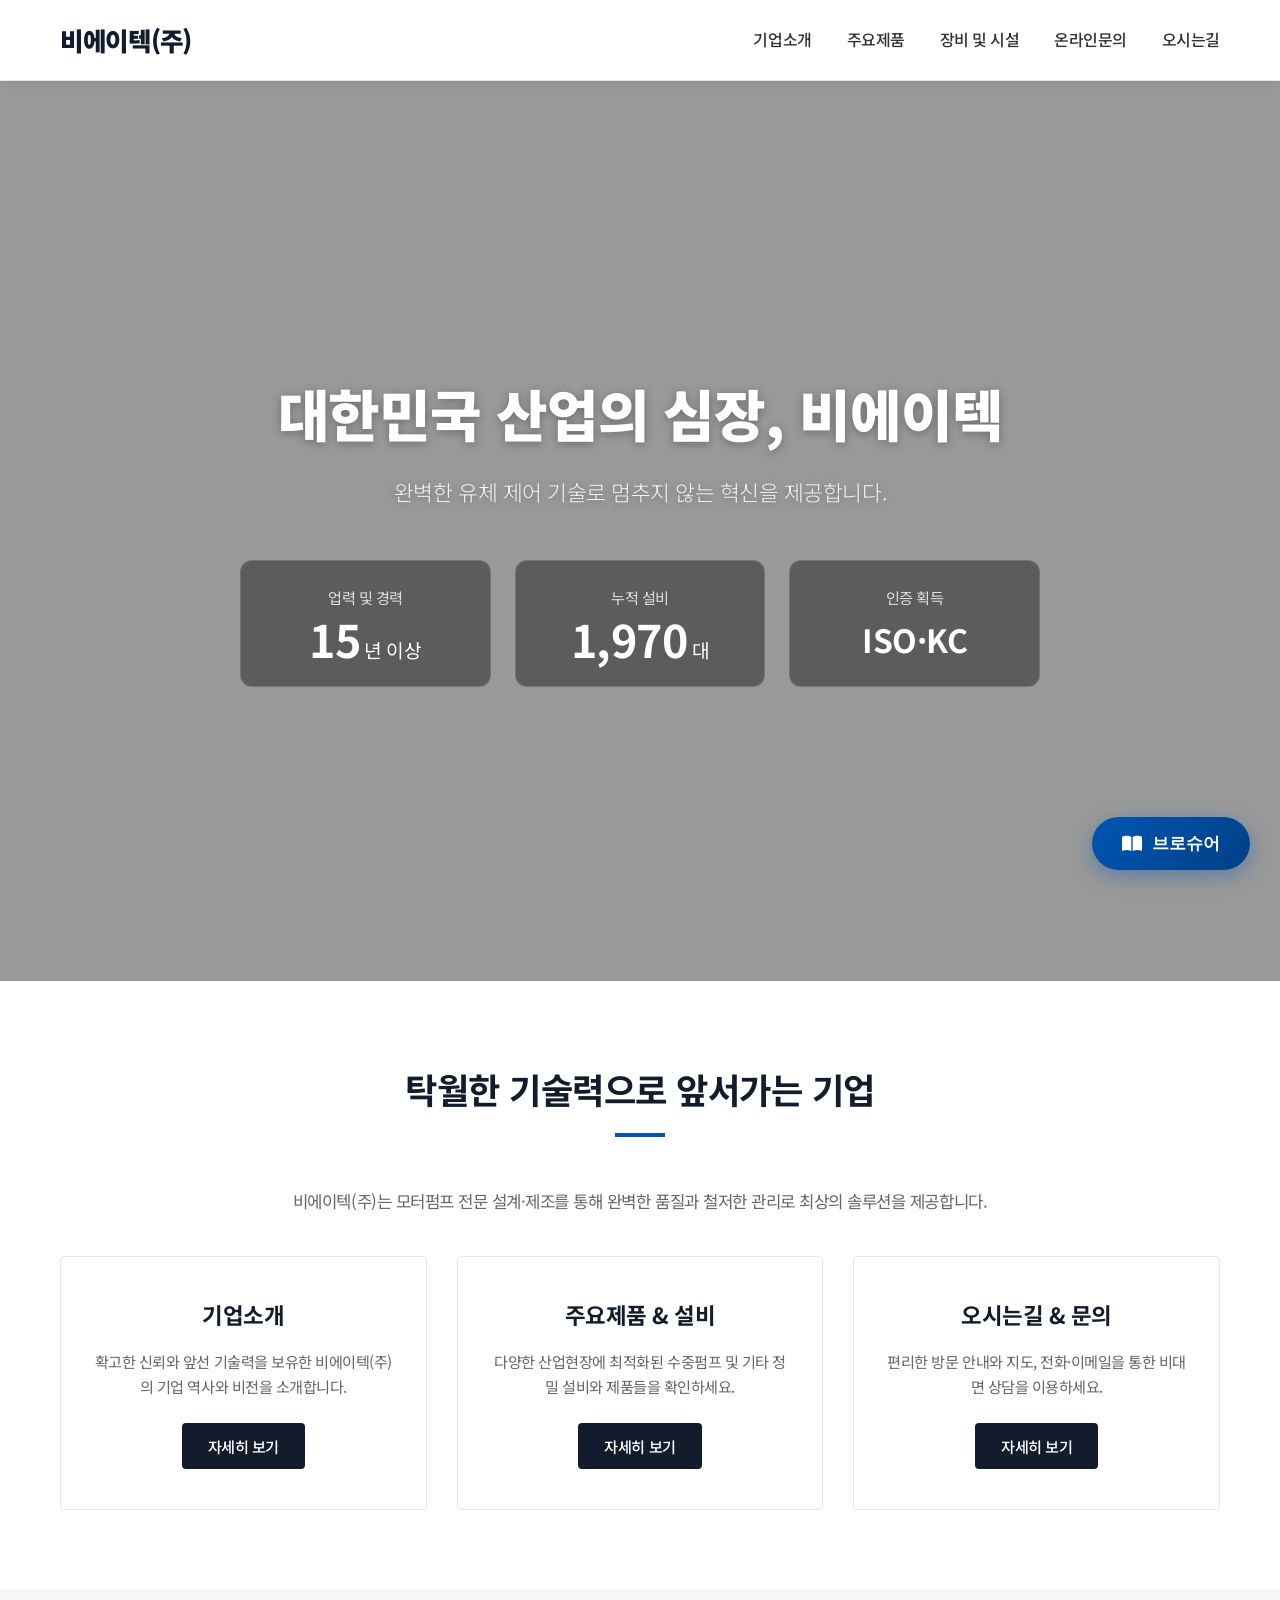
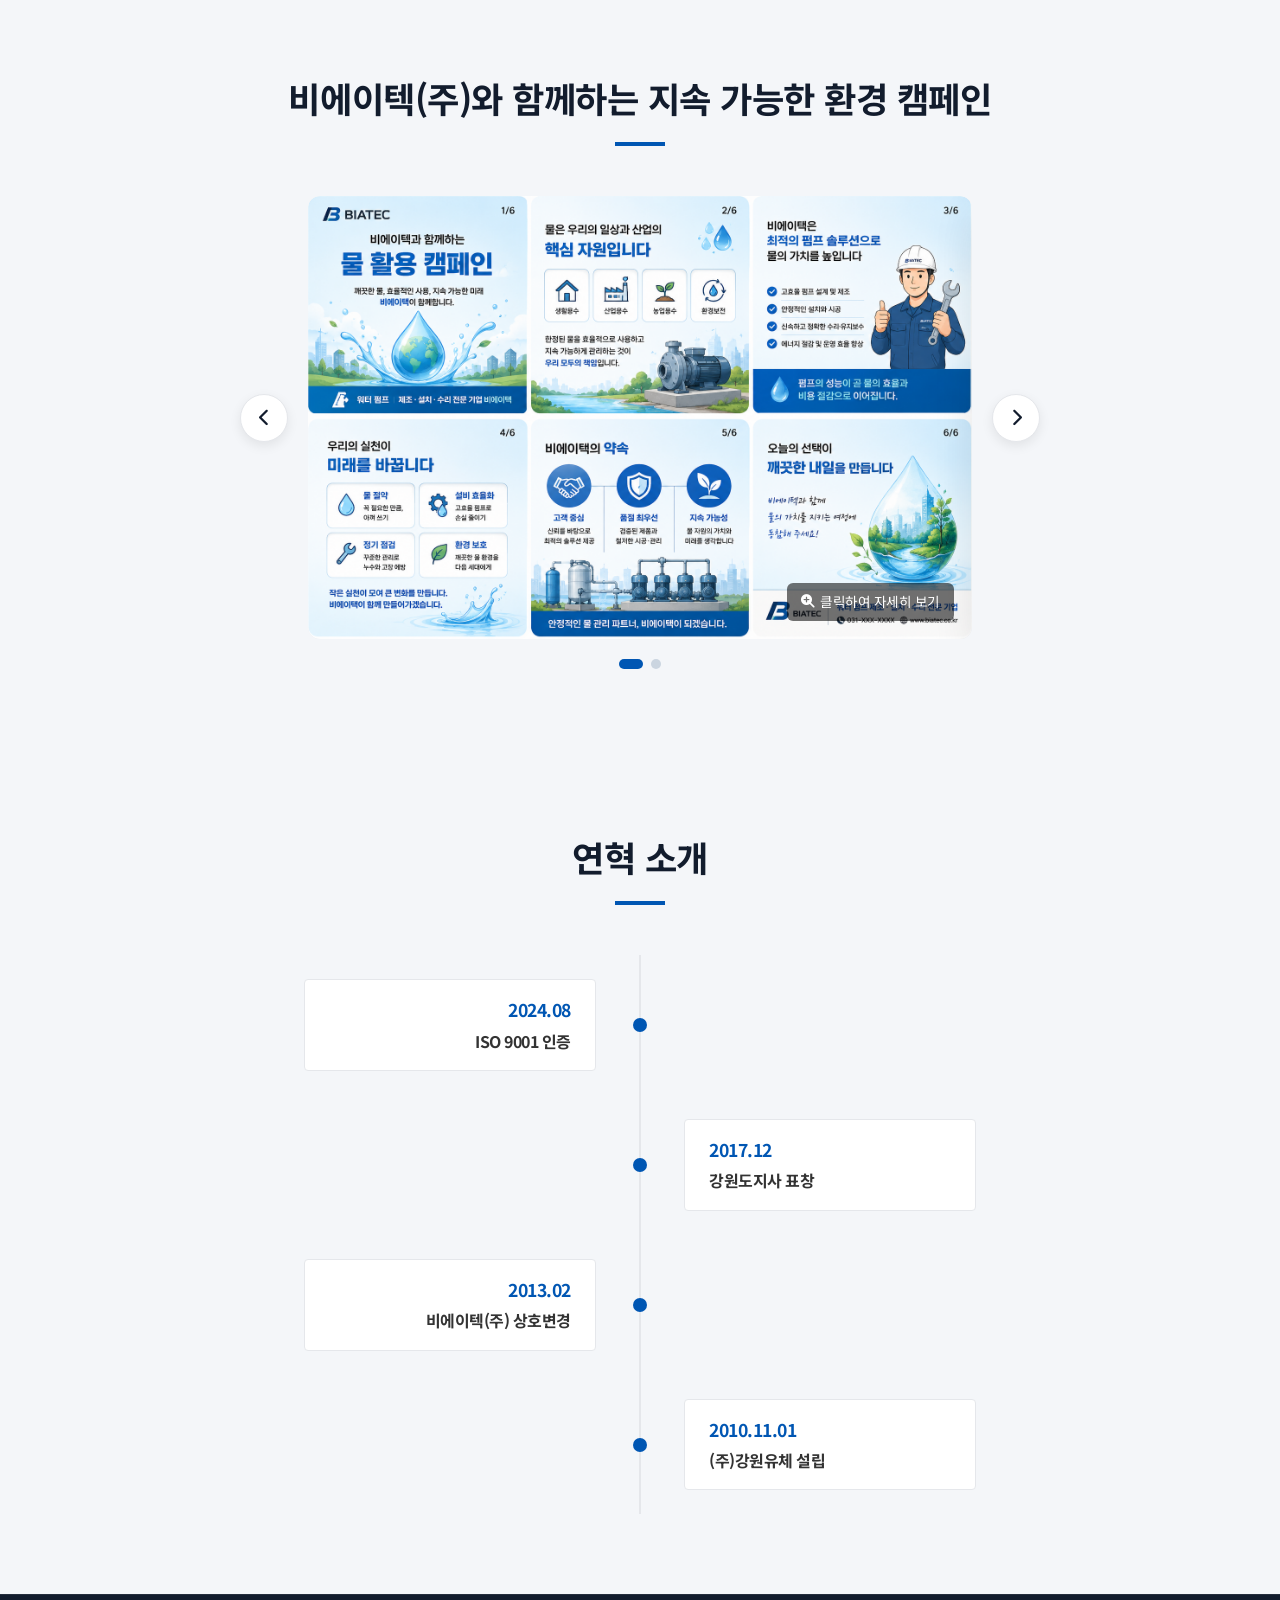
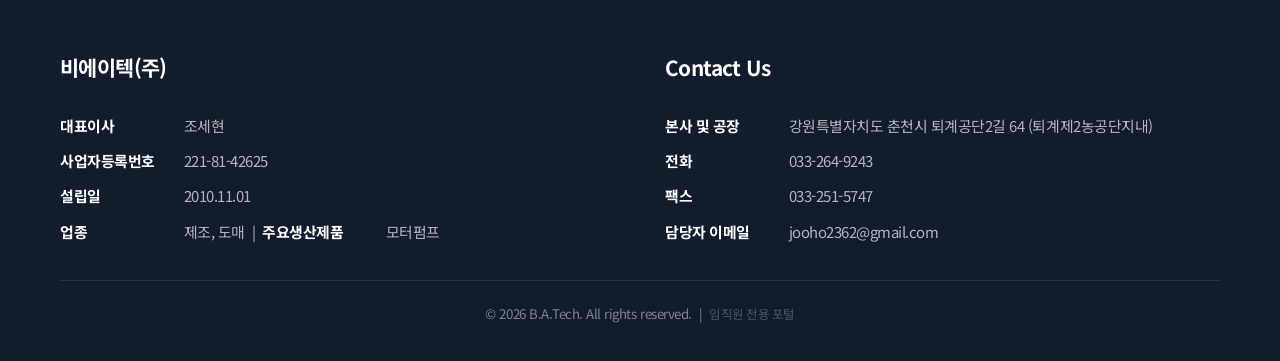
<file: index.html>
<!DOCTYPE html>
<html lang="ko">
<head>
    <meta charset="UTF-8">
    <meta name="viewport" content="width=device-width, initial-scale=1.0">
    <title>비에이텍(주) - Blue Advanced Technology</title>
    <link rel="stylesheet" href="style.css">
    <link rel="stylesheet" href="https://cdnjs.cloudflare.com/ajax/libs/font-awesome/6.4.0/css/all.min.css">
</head>
<body>
    <header class="header">
        <div class="container header-container">
            <div class="logo">
                <a href="index.html">비에이텍(주)</a>
            </div>
            <nav class="gnb">
                <ul>
                    <li class="has-dropdown">
                        <a href="intro.html">기업소개</a>
                        <ul class="dropdown">
                            <li><a href="intro.html#overview">회사개요</a></li>
                            <li><a href="intro.html#organization">조직도</a></li>
                            <li><a href="intro.html#performance">주요사업실적</a></li>
                            <li><a href="intro.html#certification">인증현황</a></li>
                        </ul>
                    </li>
                    <li><a href="product.html">주요제품</a></li>
                    <li class="has-dropdown">
                        <a href="equipment.html">장비 및 시설</a>
                        <ul class="dropdown">
                            <li><a href="equipment.html#factory">주요 시설</a></li>
                            <li><a href="equipment.html#equipment">보유 장비</a></li>
                        </ul>
                    </li>
                    <li><a href="inquiry.html">온라인문의</a></li>
                    <li><a href="map.html">오시는길</a></li>
                </ul>
            </nav>
            <div class="hamburger">
                <span></span><span></span><span></span>
            </div>
        </div>
    </header>

    <main>
        <!-- Hero Section -->
        <section class="hero-video-container">
            <video class="hero-video" autoplay muted loop playsinline>
                <source src="media/promo.mp4" type="video/mp4">
                브라우저가 비디오 태그를 지원하지 않습니다.
            </video>
            <div class="hero-overlay"></div>
            <div class="hero-content">
                <h1>대한민국 산업의 심장, 비에이텍</h1>
                <p>완벽한 유체 제어 기술로 멈추지 않는 혁신을 제공합니다.</p>
                <div class="hero-stats">
                    <div class="stat-item">
                        <span class="stat-label">업력 및 경력</span>
                        <span class="stat-num">15<span class="stat-unit">년 이상</span></span>
                    </div>
                    <div class="stat-item">
                        <span class="stat-label">누적 설비</span>
                        <span class="stat-num">1,970<span class="stat-unit">대</span></span>
                    </div>
                    <div class="stat-item">
                        <span class="stat-label">인증 획득</span>
                        <span class="stat-num" style="font-size: 2rem; line-height: 1.4;">ISO·KC</span>
                    </div>
                </div>
            </div>
        </section>

        <!-- Overview Section -->
        <section class="section">
            <div class="container">
                <h2 class="section-title">탁월한 기술력으로 앞서가는 기업</h2>
                <div class="content-text">
                    <p>비에이텍(주)는 모터펌프 전문 설계·제조를 통해 완벽한 품질과 철저한 관리로 최상의 솔루션을 제공합니다.</p>
                </div>
                <div class="landing-grid">
                    <div class="landing-card">
                        <h3>기업소개</h3>
                        <p>확고한 신뢰와 앞선 기술력을 보유한 비에이텍(주)의 기업 역사와 비전을 소개합니다.</p>
                        <a href="intro.html" class="btn-more">자세히 보기</a>
                    </div>
                    <div class="landing-card">
                        <h3>주요제품 &amp; 설비</h3>
                        <p>다양한 산업현장에 최적화된 수중펌프 및 기타 정밀 설비와 제품들을 확인하세요.</p>
                        <a href="product.html" class="btn-more">자세히 보기</a>
                    </div>
                    <div class="landing-card">
                        <h3>오시는길 &amp; 문의</h3>
                        <p>편리한 방문 안내와 지도, 전화·이메일을 통한 비대면 상담을 이용하세요.</p>
                        <a href="map.html" class="btn-more">자세히 보기</a>
                    </div>
                </div>
            </div>
        </section>

        <!-- ESG Campaign Poster Section -->
        <section class="section esg-campaign-section">
            <div class="container" style="text-align: center;">
                <h2 class="section-title">비에이텍(주)와 함께하는 지속 가능한 환경 캠페인</h2>
                <div class="esg-slider-outer">
                    <button class="esg-slider-btn prev-btn" aria-label="이전 캠페인"><i class="fas fa-chevron-left"></i></button>
                    <div class="esg-slider-container">
                        <div class="esg-slider-wrapper">
                            <div class="esg-slide">
                                <div class="esg-poster-wrapper">
                                    <img src="../images/esg_campaign.png" class="esg-poster" alt="비에이텍 ESG 캠페인 1">
                                    <div class="esg-badge">
                                        <i class="fas fa-search-plus"></i> 클릭하여 자세히 보기
                                    </div>
                                </div>
                            </div>
                            <div class="esg-slide">
                                <div class="esg-poster-wrapper">
                                    <img src="../images/esg_campaign2.png" class="esg-poster" alt="비에이텍 ESG 캠페인 2">
                                    <div class="esg-badge">
                                        <i class="fas fa-search-plus"></i> 클릭하여 자세히 보기
                                    </div>
                                </div>
                            </div>
                        </div>
                    </div>
                    <button class="esg-slider-btn next-btn" aria-label="다음 캠페인"><i class="fas fa-chevron-right"></i></button>
                </div>
                <div class="esg-slider-dots">
                    <span class="esg-dot active" data-index="0"></span>
                    <span class="esg-dot" data-index="1"></span>
                </div>
            </div>
        </section>

        <!-- Milestone Section -->
        <section class="section bg-light">
            <div class="container">
                <h2 class="section-title">연혁 소개</h2>
                <div id="history-container" class="timeline"></div>
            </div>
        </section>
    </main>

    <footer class="footer">
        <div class="container">
            <div class="footer-info">
                <div class="footer-col">
                    <h2>비에이텍(주)</h2>
                    <p><strong>대표이사</strong> 조세현</p>
                    <p><strong>사업자등록번호</strong> 221-81-42625</p>
                    <p><strong>설립일</strong> 2010.11.01</p>
                    <p><strong>업종</strong> 제조, 도매 &nbsp;|&nbsp; <strong>주요생산제품</strong> 모터펌프</p>
                </div>
                <div class="footer-col">
                    <h2>Contact Us</h2>
                    <p><strong>본사 및 공장</strong> 강원특별자치도 춘천시 퇴계공단2길 64 (퇴계제2농공단지내)</p>
                    <p><strong>전화</strong> 033-264-9243</p>
                    <p><strong>팩스</strong> 033-251-5747</p>
                    <p><strong>담당자 이메일</strong> jooho2362@gmail.com</p>
                </div>
            </div>
            <div class="copyright-bar">
                <p>&copy; 2026 B.A.Tech. All rights reserved. &nbsp;|&nbsp; <a href="intranet.html" class="intranet-link">임직원 전용 포털</a></p>
            </div>
        </div>
    </footer>

    <!-- ESG 이미지 상세 모달 -->
    <div id="esg-modal" class="esg-modal">
        <span class="esg-modal-close">&times;</span>
        <img class="esg-modal-content" id="esg-modal-img" alt="ESG 캠페인 확대 이미지">
    </div>

    <!-- 플로팅 브로슈어 버튼 -->
    <button id="open-brochure-btn" class="floating-brochure-btn">
        <i class="fas fa-book-open"></i> 브로슈어
    </button>

    <!-- 3D 브로슈어 모달 -->
    <div id="brochure-modal" class="brochure-modal">
        <span class="brochure-close">&times;</span>
        <div class="brochure-container">
            <div class="page page1">
                <div class="page page2">
                    <div class="page page3">
                        <div class="page page4"></div>
                    </div>
                </div>
            </div>
        </div>
    </div>

    <script src="script.js"></script>
</body>
</html>
</file>
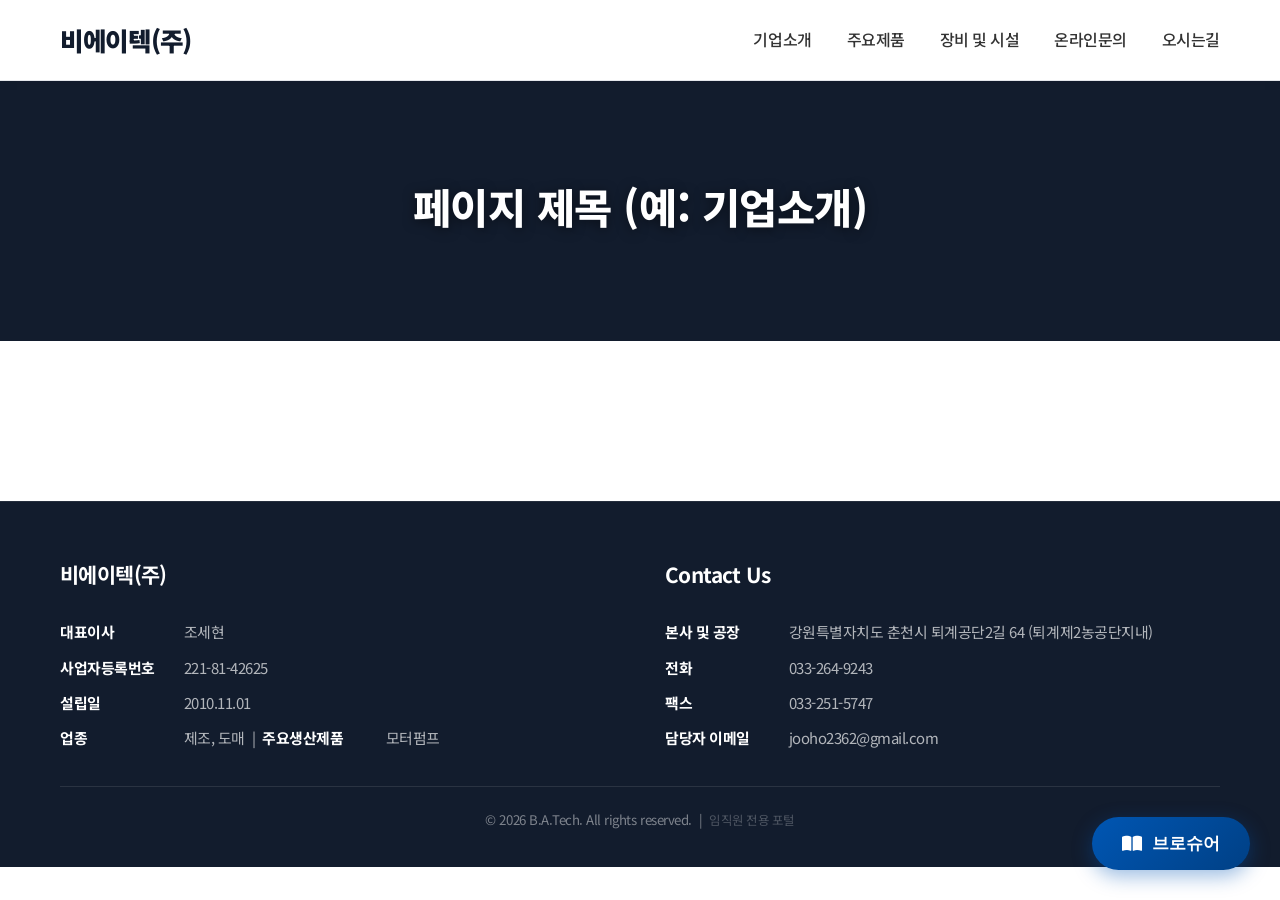
<file: _template.html>
<!DOCTYPE html>
<html lang="ko">

<head>
    <meta charset="UTF-8">
    <meta name="viewport" content="width=device-width, initial-scale=1.0">
    <title>비에이텍(주) - 페이지 제목</title>
    <!-- 공통 스타일시트 연결 -->
    <link rel="stylesheet" href="style.css">
    <link rel="stylesheet" href="https://cdnjs.cloudflare.com/ajax/libs/font-awesome/6.4.0/css/all.min.css">
</head>

<body>
    <!-- 공통 Header (Sticky 적용) -->
    <header class="header">
        <div class="container header-container">
            <div class="logo">
                <a href="index.html">비에이텍(주)</a>
            </div>
            <!-- GNB (메인 메뉴) -->
            <nav class="gnb">
                <ul>
                    <li class="has-dropdown">
                        <a href="intro.html">기업소개</a>
                        <ul class="dropdown">
                            <li><a href="intro.html#overview">회사개요</a></li>
                            <li><a href="intro.html#organization">조직도</a></li>
                            <li><a href="intro.html#performance">주요사업실적</a></li>
                            <li><a href="intro.html#certification">인증현황</a></li>
                        </ul>
                    </li>
                    <li>
                        <a href="product.html">주요제품</a>
                    </li>
                    <li class="has-dropdown">
                        <a href="equipment.html">장비 및 시설</a>
                        <ul class="dropdown">
                            <li><a href="equipment.html#factory">주요 시설</a></li>
                            <li><a href="equipment.html#equipment">보유 장비</a></li>
                        </ul>
                    </li>
                    <li>
                        <a href="inquiry.html">온라인문의</a>
                    </li>
                    <li>
                        <a href="map.html">오시는길</a>
                    </li>
                </ul>
            </nav>
            <!-- 모바일용 햄버거 메뉴 -->
            <div class="hamburger">
                <span></span>
                <span></span>
                <span></span>
            </div>
        </div>
    </header>

    <main>
        <!-- 공통 Subpage Banner (Page Header) -->
        <!-- *주의*: 메인 페이지(index.html)에서는 이 부분을 지우고 이전에 만든 Hero Section을 사용하세요 -->
        <div class="page-header">
            <!-- 각 서브페이지에 맞게 제목을 변경하세요 -->
            <h1>페이지 제목 (예: 기업소개)</h1>
        </div>

        <!-- 본문 내용이 들어갈 섹션 (padding을 넉넉하게 적용할 빈 공간) -->
        <section class="section">
            <div class="container">
                <!-- ============================================== -->
                <!-- 이곳에 각 페이지에 맞는 본문 HTML을 넣어주세요 -->
                <!-- ============================================== -->

            </div>
        </section>
    </main>

    <!-- 공통 Footer (균형 잡힌 모던 레이아웃) -->
    <footer class="footer">
        <div class="container">
            <div class="footer-info">
                <div class="footer-col">
                    <h2>비에이텍(주)</h2>
                    <p><strong>대표이사</strong> 조세현</p>
                    <p><strong>사업자등록번호</strong> 221-81-42625</p>
                    <p><strong>설립일</strong> 2010.11.01</p>
                    <p><strong>업종</strong> 제조, 도매 &nbsp;|&nbsp; <strong>주요생산제품</strong> 모터펌프</p>
                </div>
                <div class="footer-col">
                    <h2>Contact Us</h2>
                    <p><strong>본사 및 공장</strong> 강원특별자치도 춘천시 퇴계공단2길 64 (퇴계제2농공단지내)</p>
                    <p><strong>전화</strong> 033-264-9243</p>
                    <p><strong>팩스</strong> 033-251-5747</p>
                    <p><strong>담당자 이메일</strong> jooho2362@gmail.com</p>
                </div>
            </div>
            <div class="copyright-bar">
                <p>&copy; 2026 B.A.Tech. All rights reserved. &nbsp;|&nbsp; <a href="intranet.html" class="intranet-link">임직원 전용 포털</a></p>
            </div>
        </div>
    </footer>

    <!-- 플로팅 브로슈어 버튼 -->
    <button id="open-brochure-btn" class="floating-brochure-btn">
        <i class="fas fa-book-open"></i> 브로슈어
    </button>

    <!-- 3D 브로슈어 모달 -->
    <div id="brochure-modal" class="brochure-modal">
        <span class="brochure-close">&times;</span>
        <div class="brochure-container">
            <div class="page page1">
                <div class="page page2">
                    <div class="page page3">
                        <div class="page page4"></div>
                    </div>
                </div>
            </div>
        </div>
    </div>

    <!-- 공통 스크립트 파일 연결 -->
    <script src="script.js"></script>
</body>

</html>
</file>
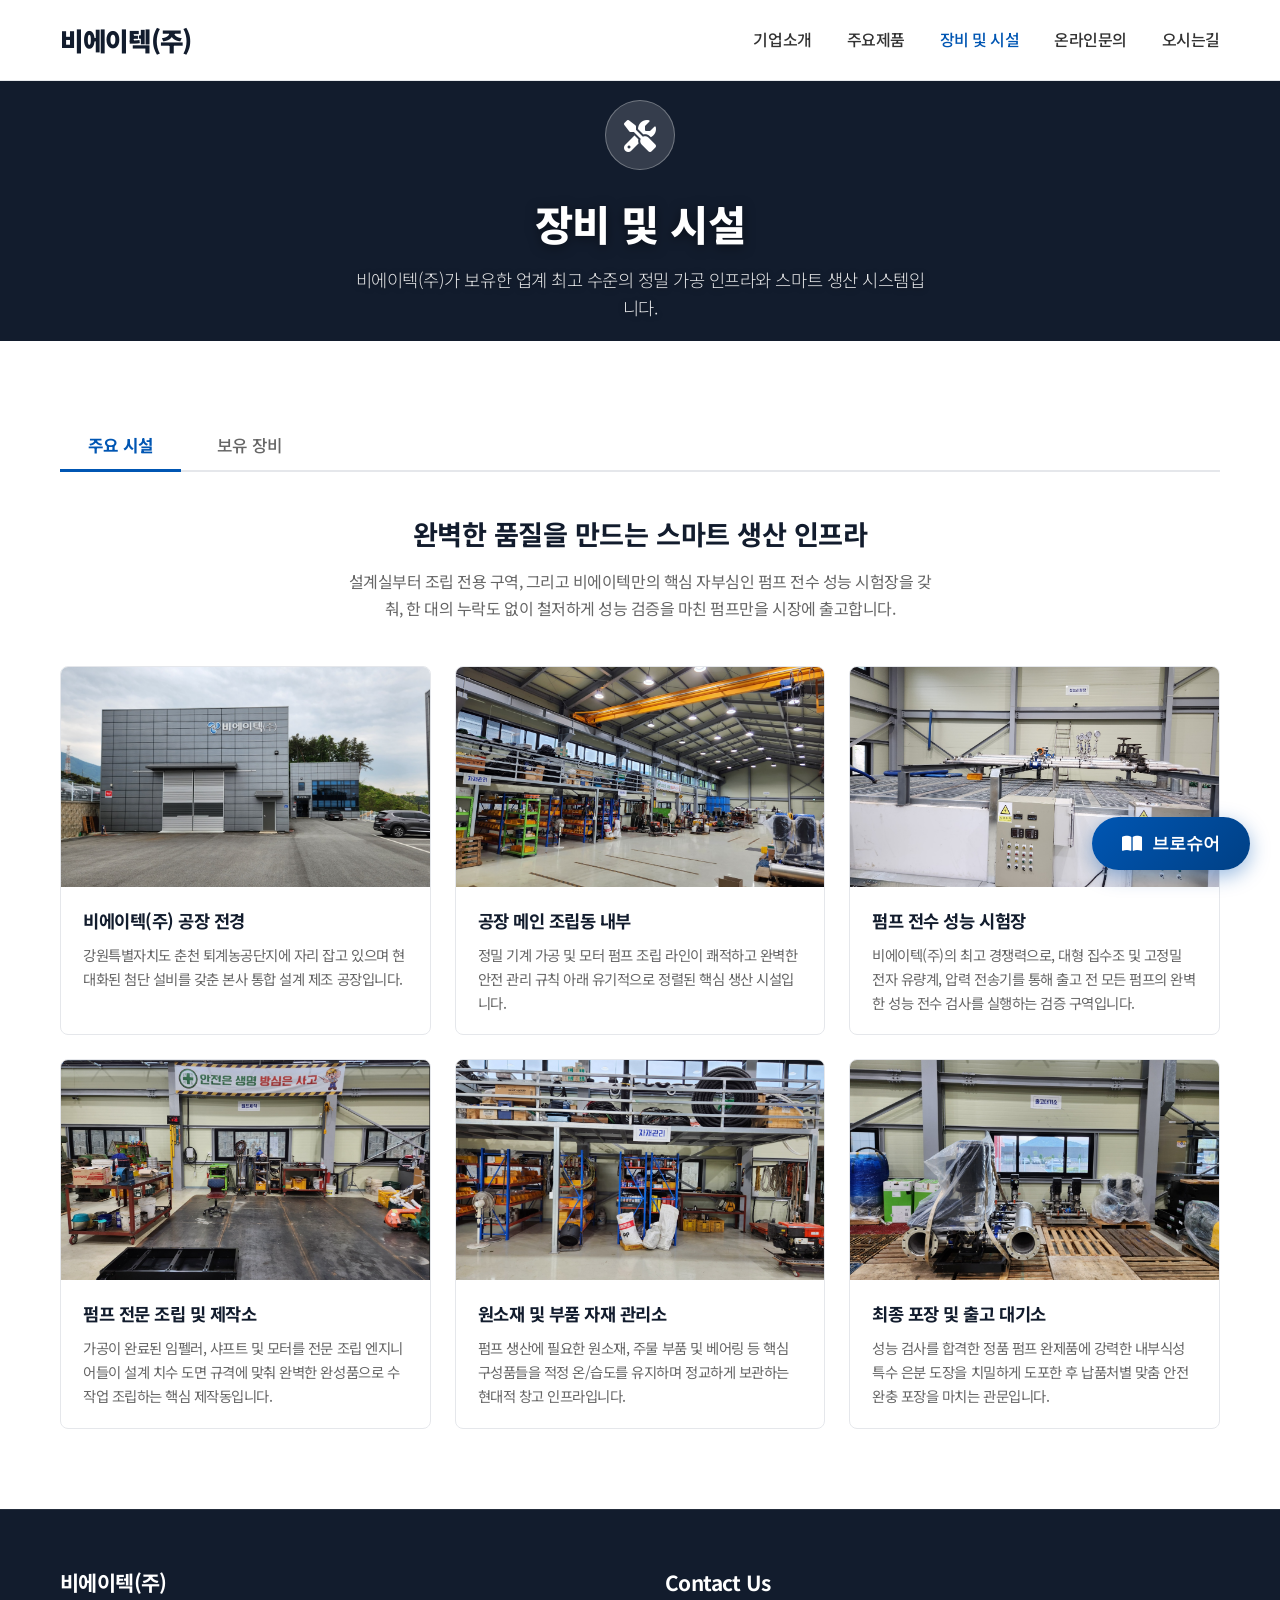
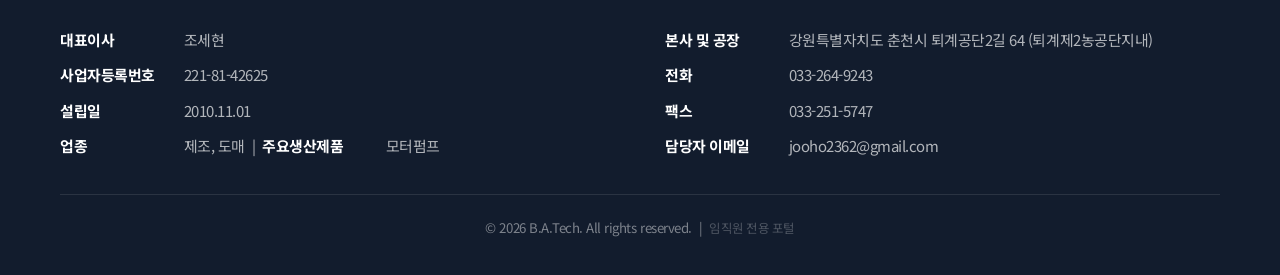
<file: equipment.html>
<!DOCTYPE html>
<html lang="ko">
<head>
    <meta charset="UTF-8">
    <meta name="viewport" content="width=device-width, initial-scale=1.0">
    <title>장비 및 시설 - 비에이텍(주)</title>
    <link rel="stylesheet" href="style.css">
    <link rel="stylesheet" href="https://cdnjs.cloudflare.com/ajax/libs/font-awesome/6.4.0/css/all.min.css">
    <style>.tab-menu { justify-content: flex-start; }</style>
</head>
<body>
    <header class="header">
        <div class="container header-container">
            <div class="logo">
                <a href="index.html">비에이텍(주)</a>
            </div>
            <nav class="gnb">
                <ul>
                    <li class="has-dropdown">
                        <a href="intro.html">기업소개</a>
                        <ul class="dropdown">
                            <li><a href="intro.html#overview">회사개요</a></li>
                            <li><a href="intro.html#organization">조직도</a></li>
                            <li><a href="intro.html#performance">주요사업실적</a></li>
                            <li><a href="intro.html#certification">인증현황</a></li>
                        </ul>
                    </li>
                    <li><a href="product.html">주요제품</a></li>
                    <li class="has-dropdown">
                        <a href="equipment.html" style="color:var(--primary-blue)">장비 및 시설</a>
                        <ul class="dropdown">
                            <li><a href="equipment.html#factory">주요 시설</a></li>
                            <li><a href="equipment.html#equipment">보유 장비</a></li>
                        </ul>
                    </li>
                    <li><a href="inquiry.html">온라인문의</a></li>
                    <li><a href="map.html">오시는길</a></li>
                </ul>
            </nav>
            <div class="hamburger">
                <span></span><span></span><span></span>
            </div>
        </div>
    </header>

    <main>
        <div class="page-header" style="background-image: url('https://images.unsplash.com/photo-1581092160607-ee22621dd758?ixlib=rb-4.0.3&auto=format&fit=crop&w=1920&q=80');">
            <i class="fas fa-tools"></i>
            <h1>장비 및 시설</h1>
            <p>비에이텍(주)가 보유한 업계 최고 수준의 정밀 가공 인프라와 스마트 생산 시스템입니다.</p>
        </div>

        <section class="section">
            <div class="container">
                <div class="tab-container">
                    <div class="tab-menu">
                        <button class="tab-btn active" data-target="#tab-factory">주요 시설</button>
                        <button class="tab-btn" data-target="#tab-equipment">보유 장비</button>
                    </div>
                </div>

                <!-- 주요 시설 -->
                <div id="tab-factory" class="tab-pane active">
                    <div style="text-align: center; margin-bottom: 44px;">
                        <h3 style="font-size: 1.7rem; color: var(--primary-dark); margin-bottom: 12px;">완벽한 품질을 만드는 스마트 생산 인프라</h3>
                        <p style="color: var(--text-muted); max-width: 600px; margin: 0 auto; line-height: 1.7;">
                            설계실부터 조립 전용 구역, 그리고 비에이텍만의 핵심 자부심인 펌프 전수 성능 시험장을 갖춰, 한 대의 누락도 없이 철저하게 성능 검증을 마친 펌프만을 시장에 출고합니다.
                        </p>
                    </div>
                    <div class="equipment-grid">
                        <div class="equipment-card">
                            <div class="equipment-img-box">
                                <img src="../images/공장 외부 전경.png" alt="공장 외부 전경">
                            </div>
                            <div class="equipment-info">
                                <h4>비에이텍(주) 공장 전경</h4>
                                <p>강원특별자치도 춘천 퇴계농공단지에 자리 잡고 있으며 현대화된 첨단 설비를 갖춘 본사 통합 설계 제조 공장입니다.</p>
                            </div>
                        </div>
                        <div class="equipment-card">
                            <div class="equipment-img-box">
                                <img src="../images/공장 내부 전경.png" alt="공장 내부 전경">
                            </div>
                            <div class="equipment-info">
                                <h4>공장 메인 조립동 내부</h4>
                                <p>정밀 기계 가공 및 모터 펌프 조립 라인이 쾌적하고 완벽한 안전 관리 규칙 아래 유기적으로 정렬된 핵심 생산 시설입니다.</p>
                            </div>
                        </div>
                        <div class="equipment-card">
                            <div class="equipment-img-box">
                                <img src="../images/성능 시험장.png" alt="성능 시험장">
                            </div>
                            <div class="equipment-info">
                                <h4>펌프 전수 성능 시험장</h4>
                                <p>비에이텍(주)의 최고 경쟁력으로, 대형 집수조 및 고정밀 전자 유량계, 압력 전송기를 통해 출고 전 모든 펌프의 완벽한 성능 전수 검사를 실행하는 검증 구역입니다.</p>
                            </div>
                        </div>
                        <div class="equipment-card">
                            <div class="equipment-img-box">
                                <img src="../images/펌프 제작소.png" alt="펌프 제작소">
                            </div>
                            <div class="equipment-info">
                                <h4>펌프 전문 조립 및 제작소</h4>
                                <p>가공이 완료된 임펠러, 샤프트 및 모터를 전문 조립 엔지니어들이 설계 치수 도면 규격에 맞춰 완벽한 완성품으로 수작업 조립하는 핵심 제작동입니다.</p>
                            </div>
                        </div>
                        <div class="equipment-card">
                            <div class="equipment-img-box">
                                <img src="../images/자재관리소.png" alt="자재관리소">
                            </div>
                            <div class="equipment-info">
                                <h4>원소재 및 부품 자재 관리소</h4>
                                <p>펌프 생산에 필요한 원소재, 주물 부품 및 베어링 등 핵심 구성품들을 적정 온/습도를 유지하며 정교하게 보관하는 현대적 창고 인프라입니다.</p>
                            </div>
                        </div>
                        <div class="equipment-card">
                            <div class="equipment-img-box">
                                <img src="../images/펌프 출고대기소.png" alt="펌프 출고대기소">
                            </div>
                            <div class="equipment-info">
                                <h4>최종 포장 및 출고 대기소</h4>
                                <p>성능 검사를 합격한 정품 펌프 완제품에 강력한 내부식성 특수 은분 도장을 치밀하게 도포한 후 납품처별 맞춤 안전 완충 포장을 마치는 관문입니다.</p>
                            </div>
                        </div>
                    </div>
                </div>

                <!-- 보유 장비 -->
                <div id="tab-equipment" class="tab-pane">
                    <div style="text-align: center; margin-bottom: 44px;">
                        <h3 style="font-size: 1.7rem; color: var(--primary-dark); margin-bottom: 12px;">정밀 부품 가공 및 생산 설비</h3>
                        <p style="color: var(--text-muted); max-width: 600px; margin: 0 auto; line-height: 1.7;">
                            비에이텍(주)는 완벽한 공차 제어 및 고하중 기동 신뢰성을 갖춘 펌프 제작을 위해 최고 수준의 부품 절단, 정밀 가공 및 특수 용접 기계 설비를 상시 가동하고 있습니다.
                        </p>
                    </div>
                    <div class="equipment-grid">
                        <div class="equipment-card">
                            <div class="equipment-img-box">
                                <img src="../images/선반.png" alt="선반">
                            </div>
                            <div class="equipment-info">
                                <h4>범용 선반 (Lathe Machine)</h4>
                                <p>펌프 축(Shaft) 및 회전체 부품들의 정밀 원통 외경 및 단면 초정밀 고속 회전 절삭 가공을 전담하는 가공 설비입니다.</p>
                            </div>
                        </div>
                        <div class="equipment-card">
                            <div class="equipment-img-box">
                                <img src="../images/밀링 머신.png" alt="밀링 머신">
                            </div>
                            <div class="equipment-info">
                                <h4>밀링 머신 (Milling Machine)</h4>
                                <p>정교한 평면 가공, 홈 파기 및 특수 임펠러 날개 설계 형상의 다중 키웨이(Keyway) 홈 등 다각도 정밀 다축 가공을 수행합니다.</p>
                            </div>
                        </div>
                        <div class="equipment-card">
                            <div class="equipment-img-box">
                                <img src="../images/연삭기.png" alt="연삭기">
                            </div>
                            <div class="equipment-info">
                                <h4>정밀 연삭기 (Grinding Machine)</h4>
                                <p>펌프 기동 시 미세 누설을 완벽히 차단하고 축봉 장치(Mechanical Seal) 접촉부의 기하 공차를 극대화하는 경면 연마기입니다.</p>
                            </div>
                        </div>
                        <div class="equipment-card">
                            <div class="equipment-img-box">
                                <img src="../images/절단기.png" alt="절단기">
                            </div>
                            <div class="equipment-info">
                                <h4>고속 쇠톱 절단기 (Band Saw)</h4>
                                <p>다양한 강도와 구경의 강재 파이프 및 탄소강 바(Bar) 원자재를 설계 규격에 따라 미세 오차 없이 든든하게 절단해냅니다.</p>
                            </div>
                        </div>
                        <div class="equipment-card">
                            <div class="equipment-img-box">
                                <img src="../images/알곤용접기.png" alt="알곤용접기">
                            </div>
                            <div class="equipment-info">
                                <h4>알곤 용접기 (TIG Welder)</h4>
                                <p>펌프 케이싱 및 부식 저항성이 핵심인 스테인리스강(SUS) 자재의 가스 보호 아크 정밀 용접을 구현하여 미세 기공을 완벽히 예방합니다.</p>
                            </div>
                        </div>
                        <div class="equipment-card">
                            <div class="equipment-img-box">
                                <img src="../images/전기 용접기.png" alt="전기 용접기">
                            </div>
                            <div class="equipment-info">
                                <h4>교류 전기 용접기 (Arc Welder)</h4>
                                <p>펌프 기단(Base Frame) 및 대형 브라켓 등 구조물의 강인하고 든든한 접합용 탄소강 고출력 아크 용접기입니다.</p>
                            </div>
                        </div>
                        <div class="equipment-card">
                            <div class="equipment-img-box">
                                <img src="../images/프라즈마 절단기.png" alt="프라즈마 절단기">
                            </div>
                            <div class="equipment-info">
                                <h4>플라즈마 절단기 (Plasma Cutter)</h4>
                                <p>초고온 아크 플라즈마 분사 방식으로 두꺼운 철판이나 특수 합금판을 도면 곡선을 따라 미려하고 정교하게 절단합니다.</p>
                            </div>
                        </div>
                        <div class="equipment-card">
                            <div class="equipment-img-box">
                                <img src="../images/드릴.png" alt="드릴">
                            </div>
                            <div class="equipment-info">
                                <h4>대형 레이디얼 보링 머신 (Radial Drilling)</h4>
                                <p>대형 플랜지 구멍 뚫기 및 펌프 흡/토출부 조립 구멍 배치를 위한 대구경 정밀 보링 및 천공용 기계입니다.</p>
                            </div>
                        </div>
                        <div class="equipment-card">
                            <div class="equipment-img-box">
                                <img src="../images/호이스트 크레인.png" alt="호이스트 크레인">
                            </div>
                            <div class="equipment-info">
                                <h4>천장 주행식 호이스트 크레인 (Hoist Crane)</h4>
                                <p>중량이 무거운 대형 산업용 수중 펌프와 모터를 안전하고 신속하게 운반, 적재 및 조립 라인에 안착시키는 중장비 크레인입니다.</p>
                            </div>
                        </div>
                    </div>
                </div>

            </div>
        </section>
    </main>

    <footer class="footer">
        <div class="container">
            <div class="footer-info">
                <div class="footer-col">
                    <h2>비에이텍(주)</h2>
                    <p><strong>대표이사</strong> 조세현</p>
                    <p><strong>사업자등록번호</strong> 221-81-42625</p>
                    <p><strong>설립일</strong> 2010.11.01</p>
                    <p><strong>업종</strong> 제조, 도매 &nbsp;|&nbsp; <strong>주요생산제품</strong> 모터펌프</p>
                </div>
                <div class="footer-col">
                    <h2>Contact Us</h2>
                    <p><strong>본사 및 공장</strong> 강원특별자치도 춘천시 퇴계공단2길 64 (퇴계제2농공단지내)</p>
                    <p><strong>전화</strong> 033-264-9243</p>
                    <p><strong>팩스</strong> 033-251-5747</p>
                    <p><strong>담당자 이메일</strong> jooho2362@gmail.com</p>
                </div>
            </div>
            <div class="copyright-bar">
                <p>&copy; 2026 B.A.Tech. All rights reserved. &nbsp;|&nbsp; <a href="intranet.html" class="intranet-link">임직원 전용 포털</a></p>
            </div>
        </div>
    </footer>

    <!-- 플로팅 브로슈어 버튼 -->
    <button id="open-brochure-btn" class="floating-brochure-btn">
        <i class="fas fa-book-open"></i> 브로슈어
    </button>

    <!-- 3D 브로슈어 모달 -->
    <div id="brochure-modal" class="brochure-modal">
        <span class="brochure-close">&times;</span>
        <div class="brochure-container">
            <div class="page page1">
                <div class="page page2">
                    <div class="page page3">
                        <div class="page page4"></div>
                    </div>
                </div>
            </div>
        </div>
    </div>

    <script src="script.js"></script>
</body>
</html>
</file>
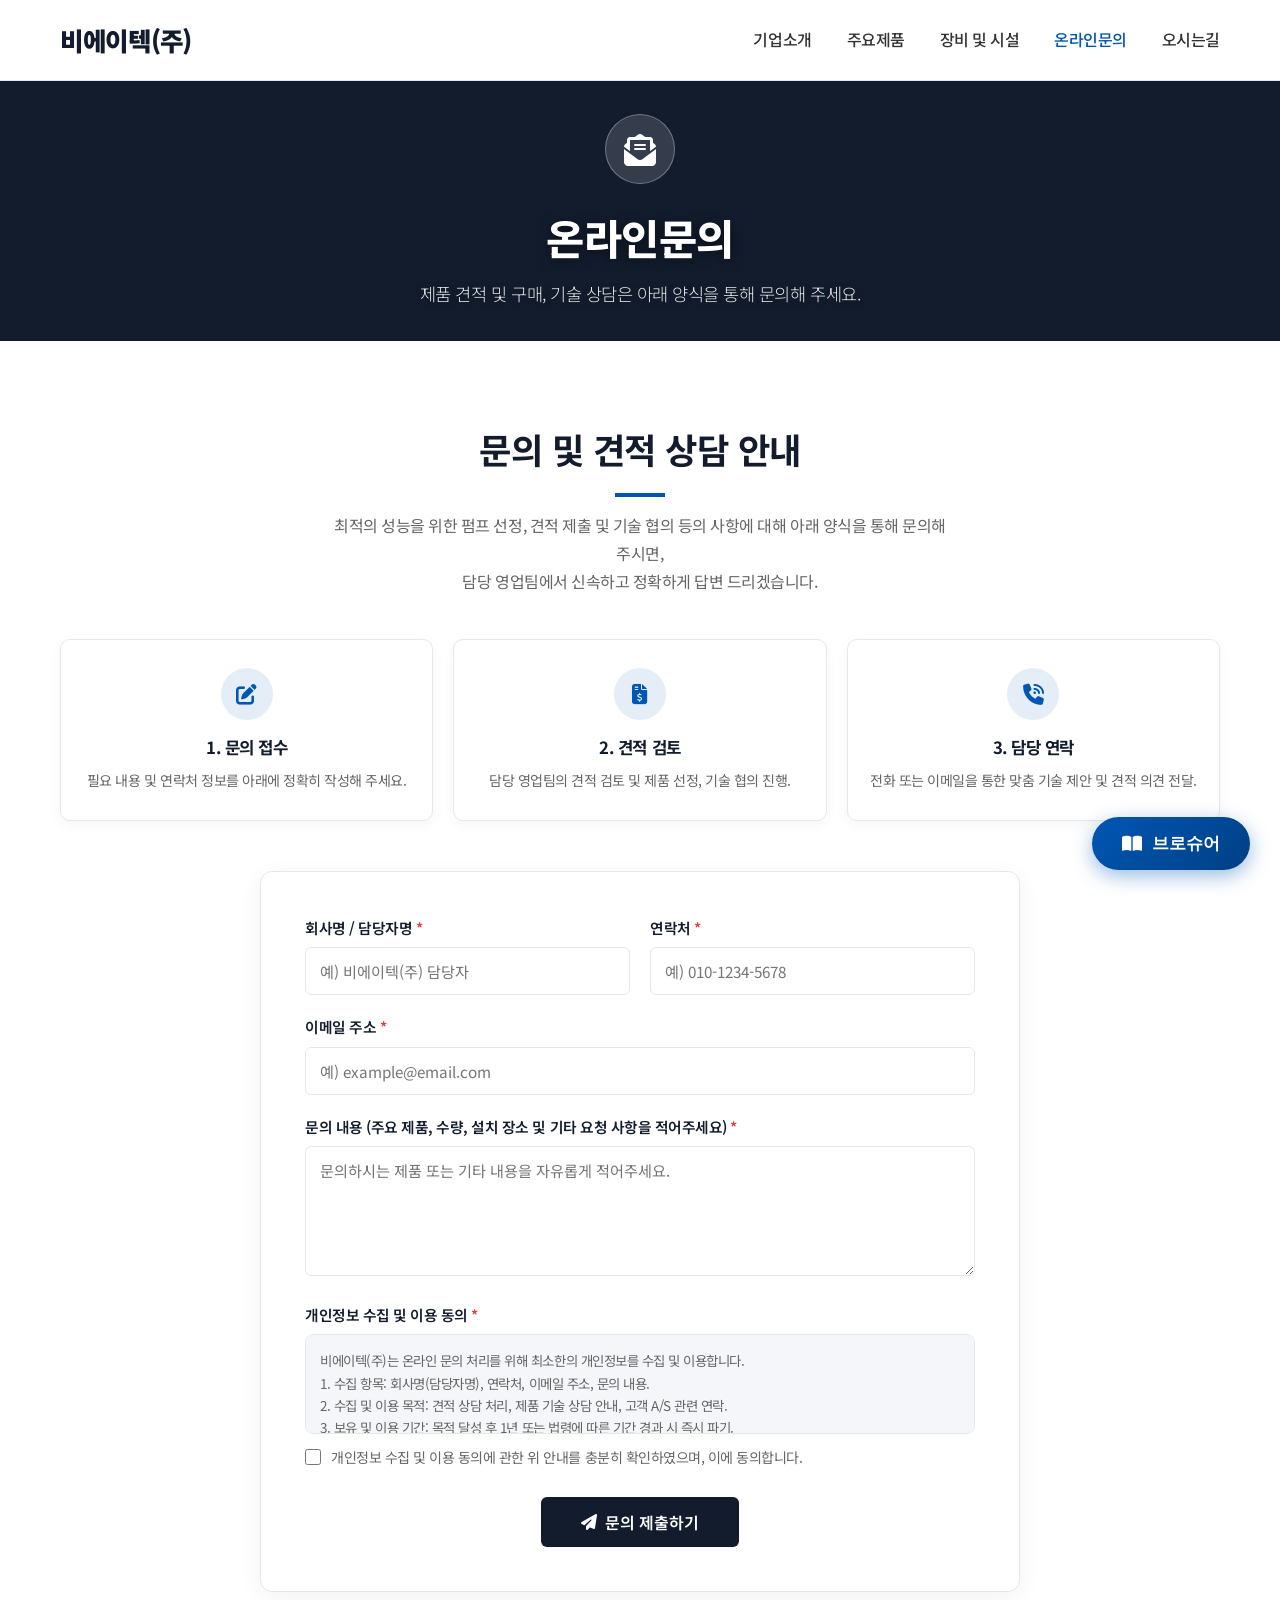
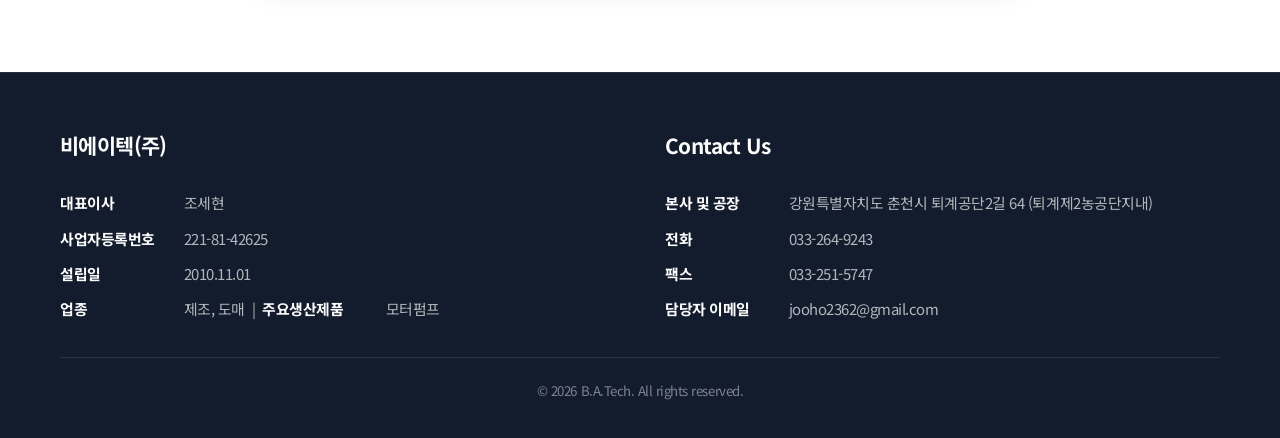
<file: inquiry.html>
<!DOCTYPE html>
<html lang="ko">
<head>
    <meta charset="UTF-8">
    <meta name="viewport" content="width=device-width, initial-scale=1.0">
    <title>온라인문의 - 비에이텍(주)</title>
    <link rel="stylesheet" href="style.css">
    <link rel="stylesheet" href="https://cdnjs.cloudflare.com/ajax/libs/font-awesome/6.4.0/css/all.min.css">
</head>
<body>
    <header class="header">
        <div class="container header-container">
            <div class="logo">
                <a href="index.html">비에이텍(주)</a>
            </div>
            <nav class="gnb">
                <ul>
                    <li class="has-dropdown">
                        <a href="intro.html">기업소개</a>
                        <ul class="dropdown">
                            <li><a href="intro.html#overview">회사개요</a></li>
                            <li><a href="intro.html#organization">조직도</a></li>
                            <li><a href="intro.html#performance">주요사업실적</a></li>
                            <li><a href="intro.html#certification">인증현황</a></li>
                        </ul>
                    </li>
                    <li><a href="product.html">주요제품</a></li>
                    <li class="has-dropdown">
                        <a href="equipment.html">장비 및 시설</a>
                        <ul class="dropdown">
                            <li><a href="equipment.html#factory">주요 시설</a></li>
                            <li><a href="equipment.html#equipment">보유 장비</a></li>
                        </ul>
                    </li>
                    <li><a href="inquiry.html" style="color:var(--primary-blue)">온라인문의</a></li>
                    <li><a href="map.html">오시는길</a></li>
                </ul>
            </nav>
            <div class="hamburger">
                <span></span><span></span><span></span>
            </div>
        </div>
    </header>

    <main>
        <div class="page-header" style="background-image: url('https://images.unsplash.com/photo-1423666639041-f56000c27a9a?ixlib=rb-4.0.3&auto=format&fit=crop&w=1920&q=80');">
            <i class="fas fa-envelope-open-text"></i>
            <h1>온라인문의</h1>
            <p>제품 견적 및 구매, 기술 상담은 아래 양식을 통해 문의해 주세요.</p>
        </div>

        <section class="section">
            <div class="container">
                <div style="text-align: center; margin-bottom: 44px;">
                    <h2 class="section-title" style="margin-bottom: 14px;">문의 및 견적 상담 안내</h2>
                    <p style="color: var(--text-muted); max-width: 620px; margin: 0 auto; line-height: 1.75;">
                        최적의 성능을 위한 펌프 선정, 견적 제출 및 기술 협의 등의 사항에 대해 아래 양식을 통해 문의해 주시면,<br>담당 영업팀에서 신속하고 정확하게 답변 드리겠습니다.
                    </p>
                </div>

                <div class="grid-3" style="margin-bottom: 50px; text-align: center;">
                    <div class="card" style="padding: 28px 22px;">
                        <div class="card-icon" style="margin: 0 auto 14px;"><i class="fas fa-edit"></i></div>
                        <h3 style="font-size: 1.05rem; font-weight: 700; color: var(--primary-dark); margin-bottom: 8px;">1. 문의 접수</h3>
                        <p style="font-size: 0.88rem; color: var(--text-muted);">필요 내용 및 연락처 정보를 아래에 정확히 작성해 주세요.</p>
                    </div>
                    <div class="card" style="padding: 28px 22px;">
                        <div class="card-icon" style="margin: 0 auto 14px;"><i class="fas fa-file-invoice-dollar"></i></div>
                        <h3 style="font-size: 1.05rem; font-weight: 700; color: var(--primary-dark); margin-bottom: 8px;">2. 견적 검토</h3>
                        <p style="font-size: 0.88rem; color: var(--text-muted);">담당 영업팀의 견적 검토 및 제품 선정, 기술 협의 진행.</p>
                    </div>
                    <div class="card" style="padding: 28px 22px;">
                        <div class="card-icon" style="margin: 0 auto 14px;"><i class="fas fa-phone-volume"></i></div>
                        <h3 style="font-size: 1.05rem; font-weight: 700; color: var(--primary-dark); margin-bottom: 8px;">3. 담당 연락</h3>
                        <p style="font-size: 0.88rem; color: var(--text-muted);">전화 또는 이메일을 통한 맞춤 기술 제안 및 견적 의견 전달.</p>
                    </div>
                </div>

                <div class="inquiry-box">
                    <form id="inquiryForm">
                        <div class="grid-2">
                            <div class="form-group">
                                <label for="inquiryName">회사명 / 담당자명 <span style="color: #e53e3e;">*</span></label>
                                <input type="text" id="inquiryName" class="form-control" placeholder="예) 비에이텍(주) 담당자" required>
                            </div>
                            <div class="form-group">
                                <label for="inquiryContact">연락처 <span style="color: #e53e3e;">*</span></label>
                                <input type="text" id="inquiryContact" class="form-control" placeholder="예) 010-1234-5678" required>
                            </div>
                        </div>

                        <div class="form-group">
                            <label for="inquiryEmail">이메일 주소 <span style="color: #e53e3e;">*</span></label>
                            <input type="email" id="inquiryEmail" class="form-control" placeholder="예) example@email.com" required>
                        </div>

                        <div class="form-group">
                            <label for="inquiryMsg">문의 내용 (주요 제품, 수량, 설치 장소 및 기타 요청 사항을 적어주세요) <span style="color: #e53e3e;">*</span></label>
                            <textarea id="inquiryMsg" class="form-control" placeholder="문의하시는 제품 또는 기타 내용을 자유롭게 적어주세요." required></textarea>
                        </div>

                        <div class="form-group">
                            <label>개인정보 수집 및 이용 동의 <span style="color: #e53e3e;">*</span></label>
                            <div style="background-color: var(--bg-cool-gray); border: 1px solid var(--border-color); border-radius: 8px; padding: 14px; font-size: 0.84rem; color: var(--text-muted); max-height: 100px; overflow-y: auto; line-height: 1.65; margin-bottom: 12px;">
                                비에이텍(주)는 온라인 문의 처리를 위해 최소한의 개인정보를 수집 및 이용합니다.<br>
                                1. 수집 항목: 회사명(담당자명), 연락처, 이메일 주소, 문의 내용.<br>
                                2. 수집 및 이용 목적: 견적 상담 처리, 제품 기술 상담 안내, 고객 A/S 관련 연락.<br>
                                3. 보유 및 이용 기간: 목적 달성 후 1년 또는 법령에 따른 기간 경과 시 즉시 파기.<br>
                                * 위에 대한 동의를 거부하실 경우 서비스 문의 접수가 제한될 수 있습니다.
                            </div>
                            <div class="form-checkbox">
                                <input type="checkbox" id="inquiryAgree" required>
                                <label for="inquiryAgree">개인정보 수집 및 이용 동의에 관한 위 안내를 충분히 확인하였으며, 이에 동의합니다.</label>
                            </div>
                        </div>

                        <div style="text-align: center; margin-top: 28px;">
                            <button type="submit" class="btn-primary">
                                <i class="fas fa-paper-plane"></i> 문의 제출하기
                            </button>
                        </div>
                    </form>
                </div>
            </div>
        </section>
    </main>

    <footer class="footer">
        <div class="container">
            <div class="footer-info">
                <div class="footer-col">
                    <h2>비에이텍(주)</h2>
                    <p><strong>대표이사</strong> 조세현</p>
                    <p><strong>사업자등록번호</strong> 221-81-42625</p>
                    <p><strong>설립일</strong> 2010.11.01</p>
                    <p><strong>업종</strong> 제조, 도매 &nbsp;|&nbsp; <strong>주요생산제품</strong> 모터펌프</p>
                </div>
                <div class="footer-col">
                    <h2>Contact Us</h2>
                    <p><strong>본사 및 공장</strong> 강원특별자치도 춘천시 퇴계공단2길 64 (퇴계제2농공단지내)</p>
                    <p><strong>전화</strong> 033-264-9243</p>
                    <p><strong>팩스</strong> 033-251-5747</p>
                    <p><strong>담당자 이메일</strong> jooho2362@gmail.com</p>
                </div>
            </div>
            <div class="copyright-bar">
                <p>&copy; 2026 B.A.Tech. All rights reserved.</p>
            </div>
        </div>
    </footer>

    <div id="successToast" class="toast">
        <i class="fas fa-check-circle"></i>
        <span>온라인 문의가 성공적으로 접수되었습니다! 담당자가 최대한 신속히 연락 드리겠습니다!</span>
    </div>

    <!-- 플로팅 브로슈어 버튼 -->
    <button id="open-brochure-btn" class="floating-brochure-btn">
        <i class="fas fa-book-open"></i> 브로슈어
    </button>

    <!-- 3D 브로슈어 모달 -->
    <div id="brochure-modal" class="brochure-modal">
        <span class="brochure-close">&times;</span>
        <div class="brochure-container">
            <div class="page page1">
                <div class="page page2">
                    <div class="page page3">
                        <div class="page page4"></div>
                    </div>
                </div>
            </div>
        </div>
    </div>

    <script src="script.js"></script>
    <script>
        const form = document.getElementById('inquiryForm');
        if (form) {
            form.addEventListener('submit', (e) => {
                e.preventDefault();
                const toast = document.getElementById('successToast');
                toast.classList.add('show');
                setTimeout(() => toast.classList.remove('show'), 4000);
                form.reset();
            });
        }
    </script>
</body>
</html>
</file>
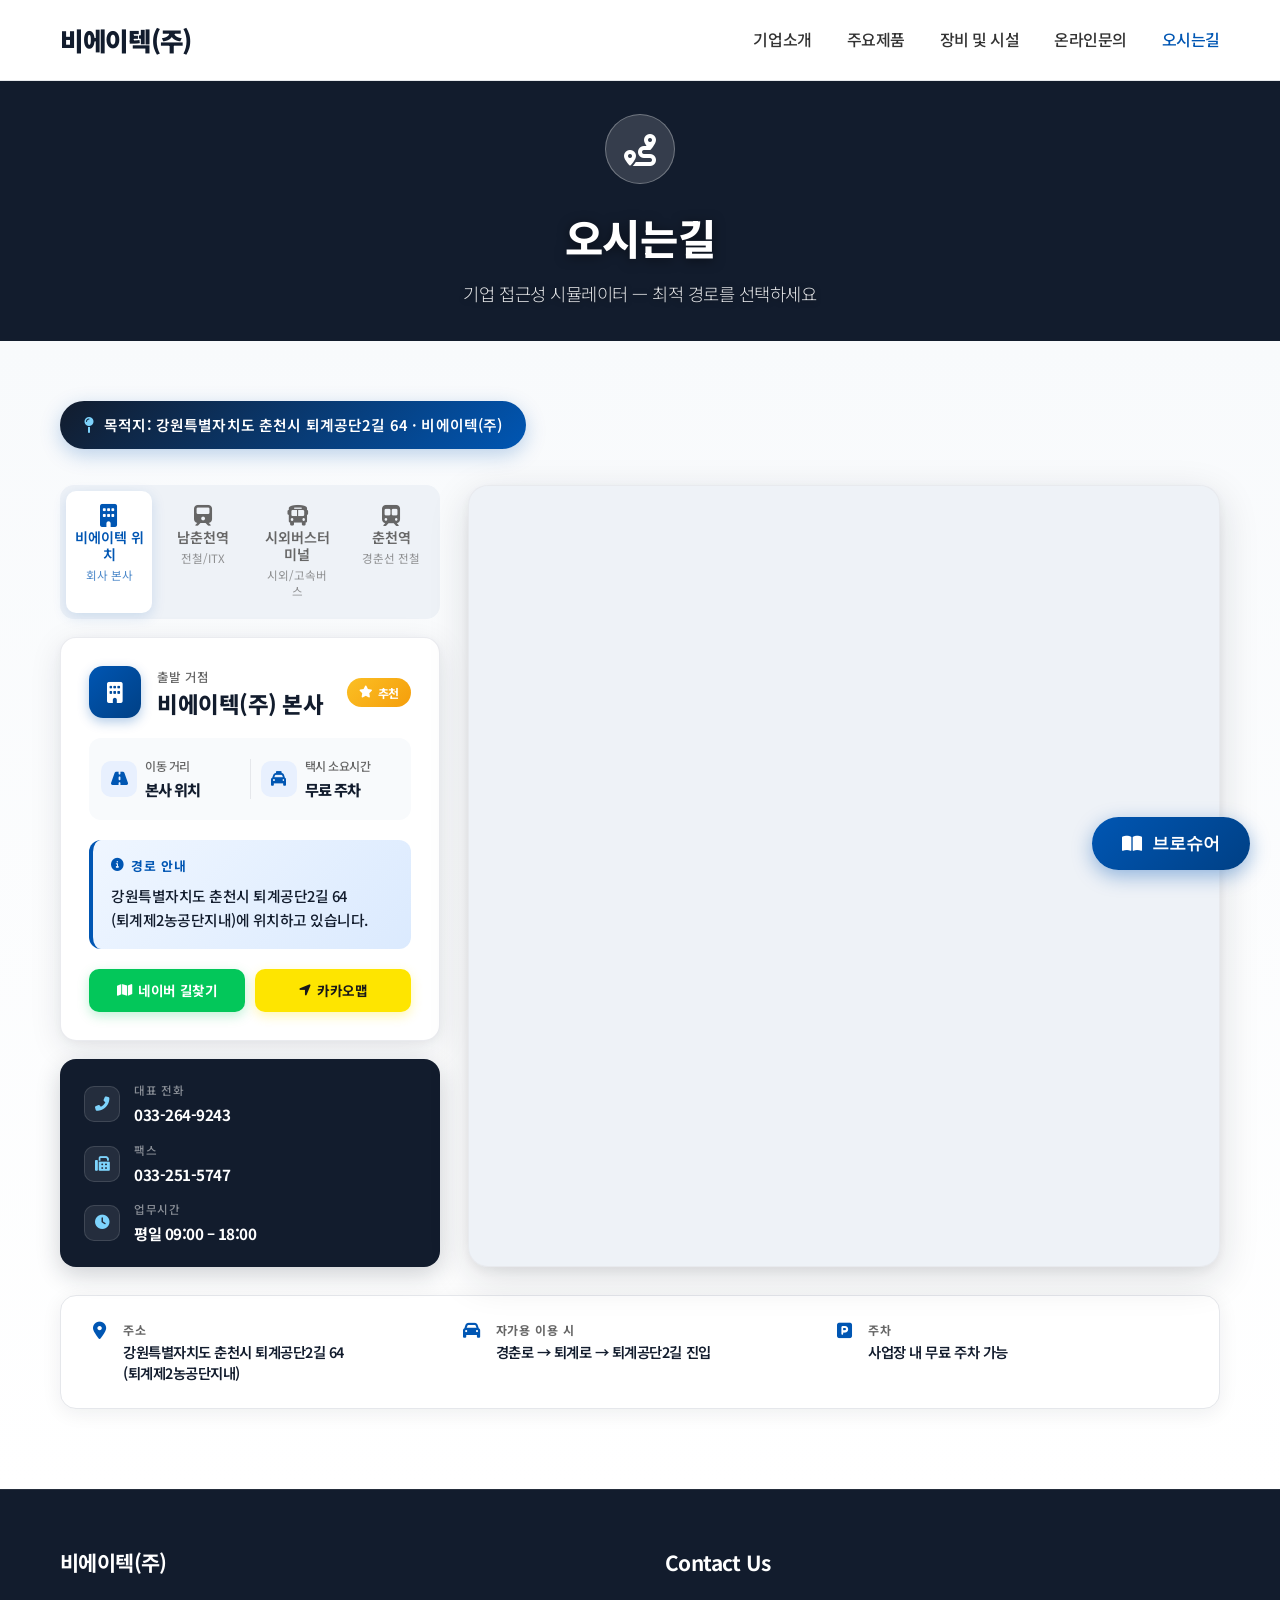
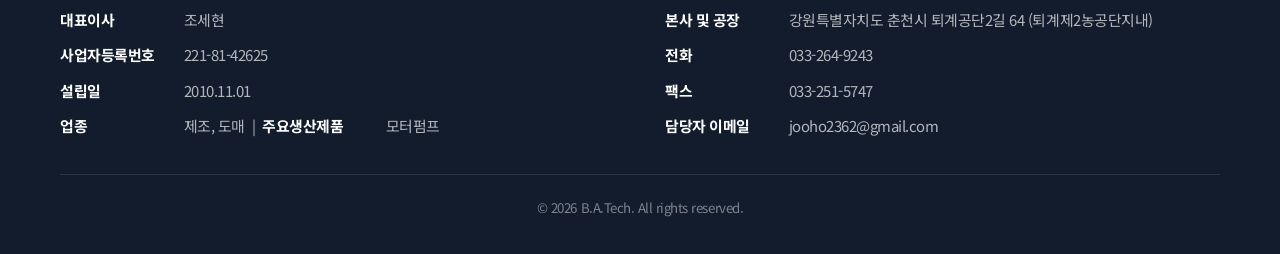
<file: map.html>
<!DOCTYPE html>
<html lang="ko">
<head>
    <meta charset="UTF-8">
    <meta name="viewport" content="width=device-width, initial-scale=1.0">
    <title>오시는길 - 비에이텍(주)</title>
    <meta name="description" content="비에이텍(주) 찾아오시는 길 안내. 강원특별자치도 춘천시 퇴계공단2길 64. 남춘천역, 춘천역, 시외버스터미널에서의 경로를 안내해드립니다.">
    <link rel="stylesheet" href="style.css">
    <link rel="stylesheet" href="https://cdnjs.cloudflare.com/ajax/libs/font-awesome/6.4.0/css/all.min.css">
</head>
<body>
    <header class="header">
        <div class="container header-container">
            <div class="logo">
                <a href="index.html">비에이텍(주)</a>
            </div>
            <nav class="gnb">
                <ul>
                    <li class="has-dropdown">
                        <a href="intro.html">기업소개</a>
                        <ul class="dropdown">
                            <li><a href="intro.html#overview">회사개요</a></li>
                            <li><a href="intro.html#organization">조직도</a></li>
                            <li><a href="intro.html#performance">주요사업실적</a></li>
                            <li><a href="intro.html#certification">인증현황</a></li>
                        </ul>
                    </li>
                    <li><a href="product.html">주요제품</a></li>
                    <li class="has-dropdown">
                        <a href="equipment.html">장비 및 시설</a>
                        <ul class="dropdown">
                            <li><a href="equipment.html#factory">주요 시설</a></li>
                            <li><a href="equipment.html#equipment">보유 장비</a></li>
                        </ul>
                    </li>
                    <li><a href="inquiry.html">온라인문의</a></li>
                    <li><a href="map.html" style="color:var(--primary-blue)">오시는길</a></li>
                </ul>
            </nav>
            <div class="hamburger">
                <span></span><span></span><span></span>
            </div>
        </div>
    </header>

    <main>
        <!-- Page Header -->
        <div class="page-header" style="background-image: url('https://images.unsplash.com/photo-1524661135-423995f22d0b?ixlib=rb-4.0.3&auto=format&fit=crop&w=1920&q=80');">
            <i class="fas fa-route"></i>
            <h1>오시는길</h1>
            <p>기업 접근성 시뮬레이터 — 최적 경로를 선택하세요</p>
        </div>

        <!-- ===== Interactive Route Guide Section ===== -->
        <section class="section route-guide-section">
            <div class="container">

                <!-- 목적지 헤더 배지 -->
                <div class="destination-badge">
                    <i class="fas fa-map-pin"></i>
                    <span>목적지: 강원특별자치도 춘천시 퇴계공단2길 64 · 비에이텍(주)</span>
                </div>

                <!-- 메인 2-패널 레이아웃 -->
                <div class="route-container">

                    <!-- 좌측: 경로 선택 패널 -->
                    <div class="route-panel">

                        <!-- 탭 메뉴 -->
                        <div class="route-tabs" role="tablist">
                            <button class="route-tab-btn active" data-route="location" role="tab" id="tab-location">
                                <i class="fas fa-building"></i>
                                <span>비에이텍 위치</span>
                                <small>회사 본사</small>
                            </button>
                            <button class="route-tab-btn" data-route="namchuncheon" role="tab" id="tab-namchuncheon">
                                <i class="fas fa-train"></i>
                                <span>남춘천역</span>
                                <small>전철/ITX</small>
                            </button>
                            <button class="route-tab-btn" data-route="terminal" role="tab" id="tab-terminal">
                                <i class="fas fa-bus"></i>
                                <span>시외버스터미널</span>
                                <small>시외/고속버스</small>
                            </button>
                            <button class="route-tab-btn" data-route="chuncheon" role="tab" id="tab-chuncheon">
                                <i class="fas fa-train-subway"></i>
                                <span>춘천역</span>
                                <small>경춘선 전철</small>
                            </button>
                        </div>

                        <!-- 정보 카드 -->
                        <div class="route-info-card">
                            <!-- 카드 헤더 -->
                            <div class="route-card-header">
                                <div class="route-card-icon">
                                    <i id="route-icon" class="fas fa-train"></i>
                                </div>
                                <div>
                                    <p class="route-card-label">출발 거점</p>
                                    <h3 id="route-start-name" class="route-card-title">남춘천역</h3>
                                </div>
                                <div class="route-card-badge">
                                    <i class="fas fa-star"></i> 추천
                                </div>
                            </div>

                            <!-- 핵심 지표 (거리 / 소요시간) -->
                            <div class="route-metrics">
                                <div class="metric-item">
                                    <div class="metric-icon">
                                        <i class="fas fa-road"></i>
                                    </div>
                                    <div>
                                        <p class="metric-label">이동 거리</p>
                                        <p id="route-distance" class="metric-value">3.8 km</p>
                                    </div>
                                </div>
                                <div class="metric-divider"></div>
                                <div class="metric-item">
                                    <div class="metric-icon">
                                        <i class="fas fa-taxi"></i>
                                    </div>
                                    <div>
                                        <p class="metric-label">택시 소요시간</p>
                                        <p id="route-taxi" class="metric-value">약 10분</p>
                                    </div>
                                </div>
                            </div>

                            <!-- 상세 경로 안내 -->
                            <div class="route-guide-detail">
                                <div class="guide-label">
                                    <i class="fas fa-info-circle"></i> 경로 안내
                                </div>
                                <p id="route-guide-text" class="guide-text">
                                    남춘천역 2번 출구 이용 / 퇴계공단 방면 시내버스 탑승 (환승 불필요)
                                </p>
                            </div>

                            <!-- 빠른 길찾기 버튼 -->
                            <div class="route-external-btns">
                                <a id="naver-route-link"
                                   href="https://map.naver.com/v5/directions/-/-/transit?c=15,0,0,0,dh"
                                   target="_blank" rel="noopener" class="ext-btn ext-btn-naver">
                                    <i class="fas fa-map"></i> 네이버 길찾기
                                </a>
                                <a id="kakao-route-link"
                                   href="https://map.kakao.com/link/to/비에이텍,37.8489,127.7290"
                                   target="_blank" rel="noopener" class="ext-btn ext-btn-kakao">
                                    <i class="fas fa-location-arrow"></i> 카카오맵
                                </a>
                            </div>
                        </div>

                        <!-- 회사 연락처 카드 -->
                        <div class="contact-quick-card">
                            <div class="contact-quick-row">
                                <i class="fas fa-phone-alt"></i>
                                <div>
                                    <p class="cq-label">대표 전화</p>
                                    <a href="tel:033-264-9243" class="cq-value">033-264-9243</a>
                                </div>
                            </div>
                            <div class="contact-quick-row">
                                <i class="fas fa-fax"></i>
                                <div>
                                    <p class="cq-label">팩스</p>
                                    <p class="cq-value">033-251-5747</p>
                                </div>
                            </div>
                            <div class="contact-quick-row">
                                <i class="fas fa-clock"></i>
                                <div>
                                    <p class="cq-label">업무시간</p>
                                    <p class="cq-value">평일 09:00 – 18:00</p>
                                </div>
                            </div>
                        </div>
                    </div>

                    <!-- 우측: 구글 지도 임베드 -->
                    <div class="route-map-box">
                        <div class="map-loading-overlay" id="map-loading">
                            <div class="map-spinner"></div>
                            <p>지도를 불러오는 중...</p>
                        </div>
                        <iframe
                            id="route-map-iframe"
                            src="https://maps.google.com/maps?q=37.84889,127.72906&t=&z=15&ie=UTF8&iwloc=&output=embed"
                            width="100%"
                            height="100%"
                            style="border:0; display:block; min-height: 520px;"
                            allowfullscreen=""
                            loading="lazy"
                            referrerpolicy="no-referrer-when-downgrade"
                            title="비에이텍 오시는길 지도">
                        </iframe>
                    </div>

                </div><!-- /.route-container -->

                <!-- 주소 전체 안내 바 -->
                <div class="address-info-bar">
                    <div class="address-info-item">
                        <i class="fas fa-map-marker-alt"></i>
                        <div>
                            <span class="addr-label">주소</span>
                            <span class="addr-value">강원특별자치도 춘천시 퇴계공단2길 64 (퇴계제2농공단지내)</span>
                        </div>
                    </div>
                    <div class="address-info-item">
                        <i class="fas fa-car"></i>
                        <div>
                            <span class="addr-label">자가용 이용 시</span>
                            <span class="addr-value">경춘로 → 퇴계로 → 퇴계공단2길 진입</span>
                        </div>
                    </div>
                    <div class="address-info-item">
                        <i class="fas fa-parking"></i>
                        <div>
                            <span class="addr-label">주차</span>
                            <span class="addr-value">사업장 내 무료 주차 가능</span>
                        </div>
                    </div>
                </div>

            </div>
        </section>
    </main>

    <footer class="footer">
        <div class="container">
            <div class="footer-info">
                <div class="footer-col">
                    <h2>비에이텍(주)</h2>
                    <p><strong>대표이사</strong> 조세현</p>
                    <p><strong>사업자등록번호</strong> 221-81-42625</p>
                    <p><strong>설립일</strong> 2010.11.01</p>
                    <p><strong>업종</strong> 제조, 도매 &nbsp;|&nbsp; <strong>주요생산제품</strong> 모터펌프</p>
                </div>
                <div class="footer-col">
                    <h2>Contact Us</h2>
                    <p><strong>본사 및 공장</strong> 강원특별자치도 춘천시 퇴계공단2길 64 (퇴계제2농공단지내)</p>
                    <p><strong>전화</strong> 033-264-9243</p>
                    <p><strong>팩스</strong> 033-251-5747</p>
                    <p><strong>담당자 이메일</strong> jooho2362@gmail.com</p>
                </div>
            </div>
            <div class="copyright-bar">
                <p>&copy; 2026 B.A.Tech. All rights reserved.</p>
            </div>
        </div>
    </footer>

    <!-- 플로팅 브로슈어 버튼 -->
    <button id="open-brochure-btn" class="floating-brochure-btn">
        <i class="fas fa-book-open"></i> 브로슈어
    </button>

    <!-- 3D 브로슈어 모달 -->
    <div id="brochure-modal" class="brochure-modal">
        <span class="brochure-close">&times;</span>
        <div class="brochure-container">
            <div class="page page1">
                <div class="page page2">
                    <div class="page page3">
                        <div class="page page4"></div>
                    </div>
                </div>
            </div>
        </div>
    </div>

    <script src="script.js"></script>
</body>
</html>
</file>
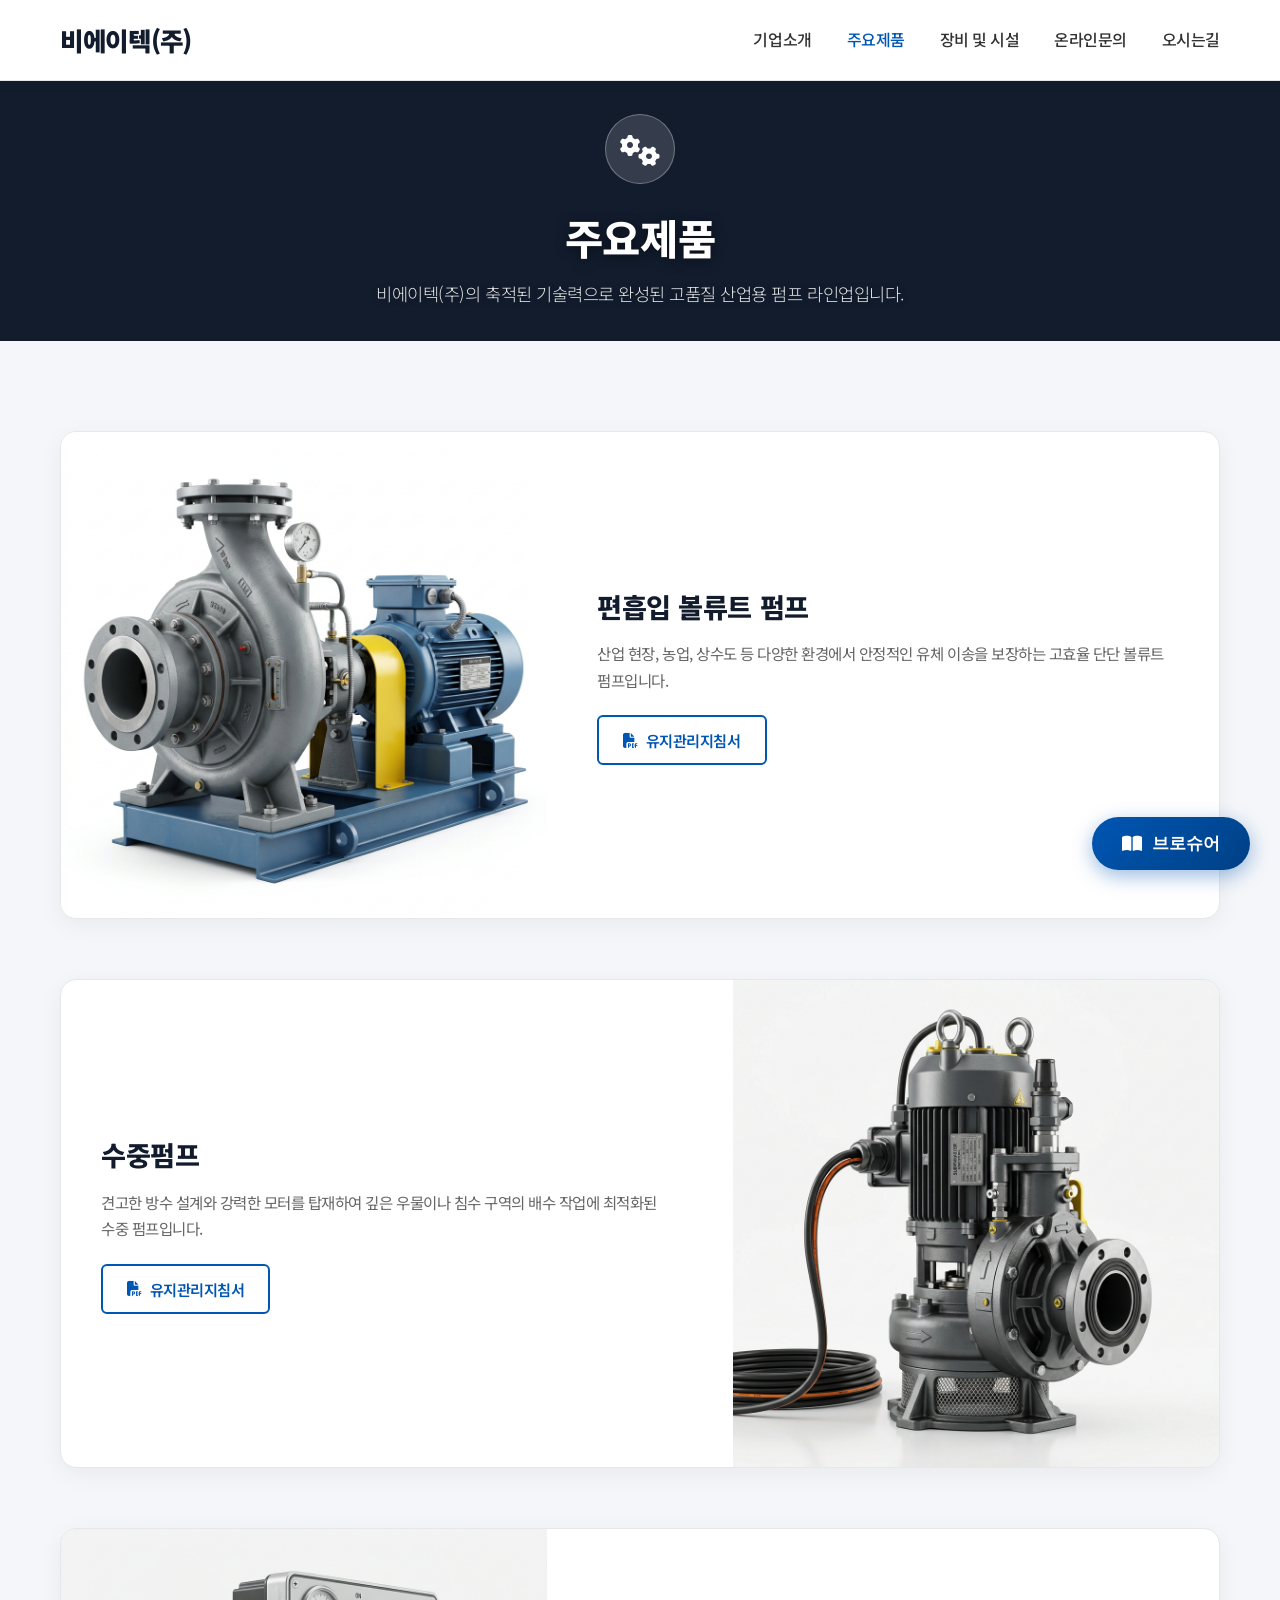
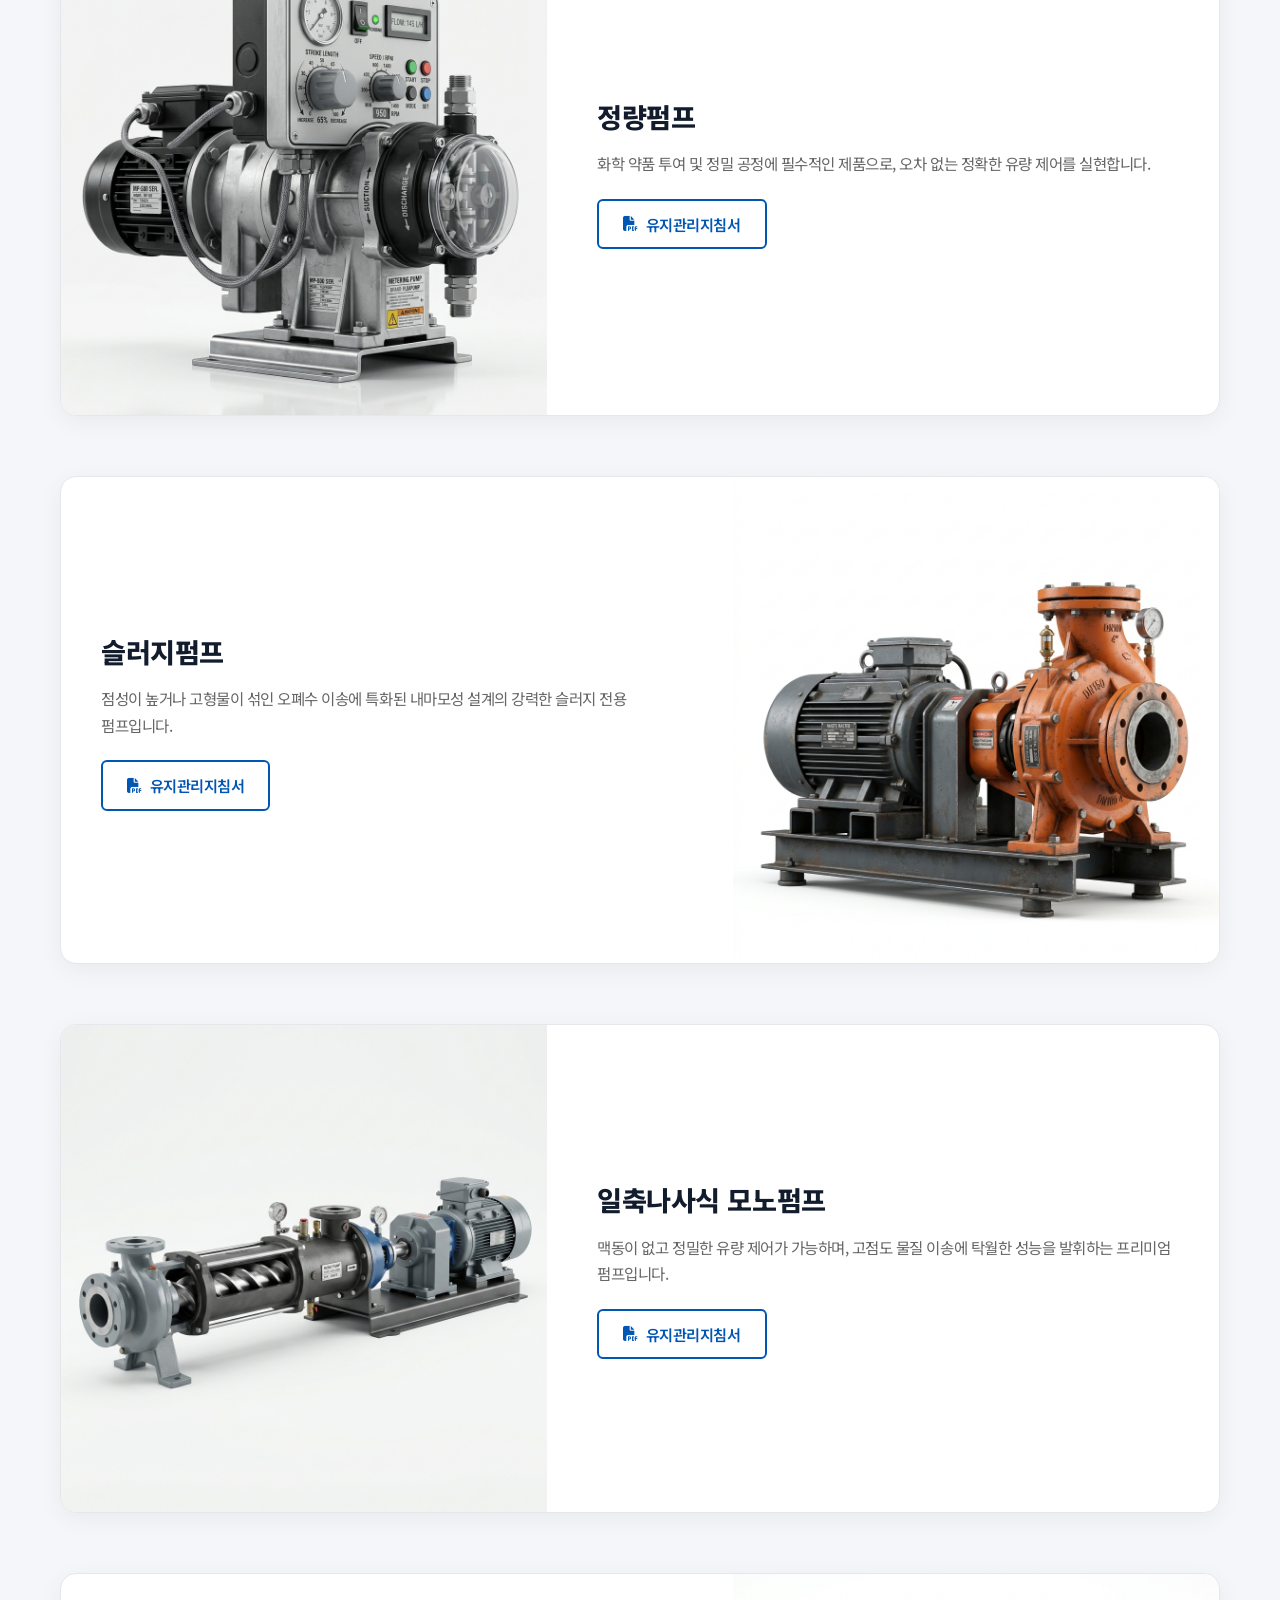
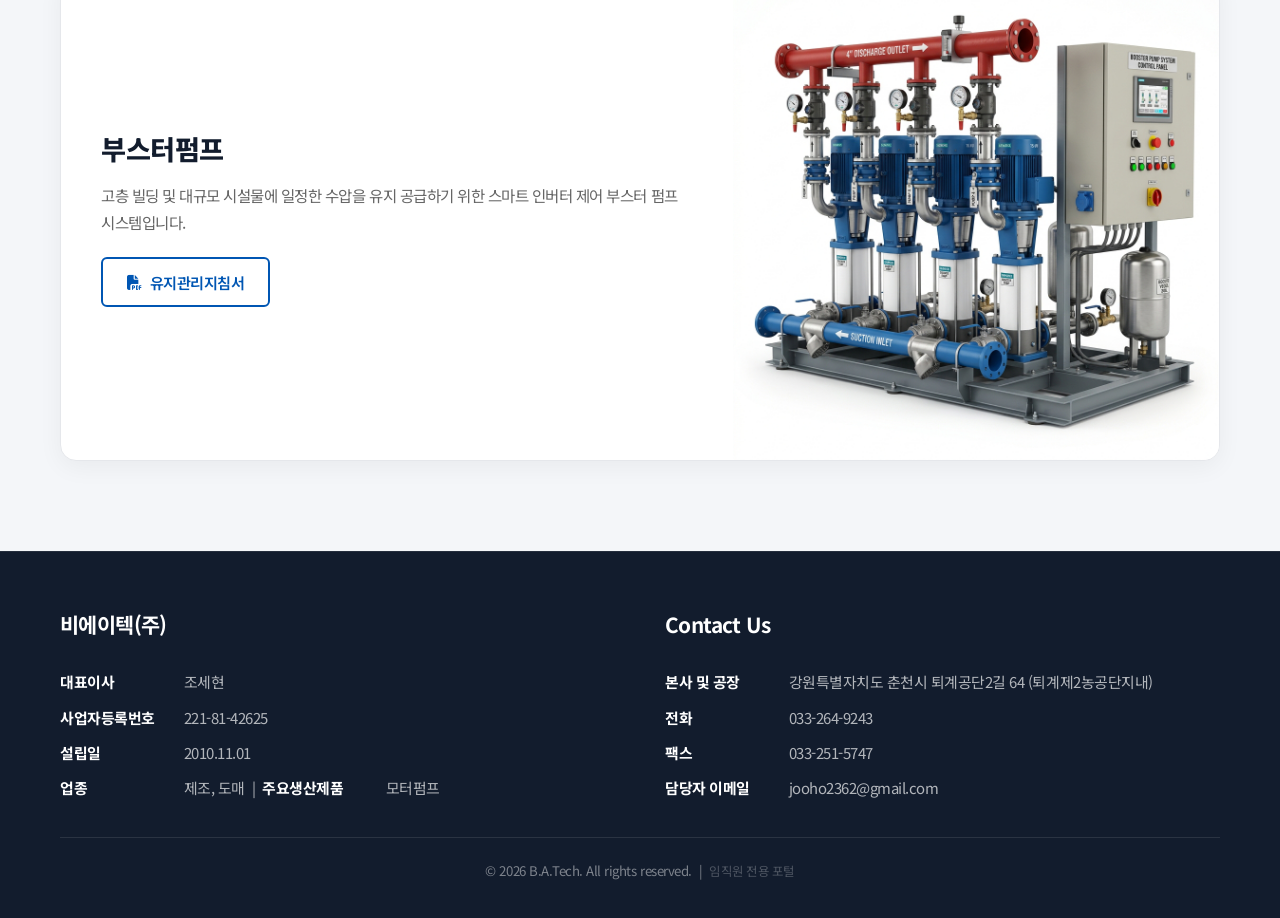
<file: product.html>
<!DOCTYPE html>
<html lang="ko">
<head>
    <meta charset="UTF-8">
    <meta name="viewport" content="width=device-width, initial-scale=1.0">
    <title>주요제품 - 비에이텍(주)</title>
    <link rel="stylesheet" href="style.css">
    <link rel="stylesheet" href="https://cdnjs.cloudflare.com/ajax/libs/font-awesome/6.4.0/css/all.min.css">
</head>
<body>
    <header class="header">
        <div class="container header-container">
            <div class="logo">
                <a href="index.html">비에이텍(주)</a>
            </div>
            <nav class="gnb">
                <ul>
                    <li class="has-dropdown">
                        <a href="intro.html">기업소개</a>
                        <ul class="dropdown">
                            <li><a href="intro.html#overview">회사개요</a></li>
                            <li><a href="intro.html#organization">조직도</a></li>
                            <li><a href="intro.html#performance">주요사업실적</a></li>
                            <li><a href="intro.html#certification">인증현황</a></li>
                        </ul>
                    </li>
                    <li><a href="product.html" style="color:var(--primary-blue)">주요제품</a></li>
                    <li class="has-dropdown">
                        <a href="equipment.html">장비 및 시설</a>
                        <ul class="dropdown">
                            <li><a href="equipment.html#factory">주요 시설</a></li>
                            <li><a href="equipment.html#equipment">보유 장비</a></li>
                        </ul>
                    </li>
                    <li><a href="inquiry.html">온라인문의</a></li>
                    <li><a href="map.html">오시는길</a></li>
                </ul>
            </nav>
            <div class="hamburger">
                <span></span><span></span><span></span>
            </div>
        </div>
    </header>

    <main>
        <div class="page-header" style="background-image: url('https://images.unsplash.com/photo-1581092580497-e0d23cbdf1dc?ixlib=rb-4.0.3&auto=format&fit=crop&w=1920&q=80');">
            <i class="fas fa-cogs"></i>
            <h1>주요제품</h1>
            <p>비에이텍(주)의 축적된 기술력으로 완성된 고품질 산업용 펌프 라인업입니다.</p>
        </div>

        <section class="section bg-light">
            <div class="container">
                <div class="product-showcase-container">

                    <!-- 편흡입 볼류트 펌프 -->
                    <div class="product-showcase">
                        <div class="showcase-img">
                            <img src="../images/volute_pump.png" alt="편흡입 볼류트 펌프">
                        </div>
                        <div class="showcase-text">
                            <h3>편흡입 볼류트 펌프</h3>
                            <p>산업 현장, 농업, 상수도 등 다양한 환경에서 안정적인 유체 이송을 보장하는 고효율 단단 볼류트 펌프입니다.</p>
                            <a href="../docs/편흡입볼류트펌프 유지관리지침서.pdf" target="_blank" class="btn-outline-blue">
                                <i class="fas fa-file-pdf"></i> 유지관리지침서
                            </a>
                        </div>
                    </div>

                    <!-- 수중펌프 -->
                    <div class="product-showcase reverse">
                        <div class="showcase-img">
                            <img src="../images/submersible_pump.png" alt="수중펌프">
                        </div>
                        <div class="showcase-text">
                            <h3>수중펌프</h3>
                            <p>견고한 방수 설계와 강력한 모터를 탑재하여 깊은 우물이나 침수 구역의 배수 작업에 최적화된 수중 펌프입니다.</p>
                            <a href="../docs/수중펌프 유지관리지침서.pdf" target="_blank" class="btn-outline-blue">
                                <i class="fas fa-file-pdf"></i> 유지관리지침서
                            </a>
                        </div>
                    </div>

                    <!-- 정량펌프 -->
                    <div class="product-showcase">
                        <div class="showcase-img">
                            <img src="../images/metering_pump.png" alt="정량펌프">
                        </div>
                        <div class="showcase-text">
                            <h3>정량펌프</h3>
                            <p>화학 약품 투여 및 정밀 공정에 필수적인 제품으로, 오차 없는 정확한 유량 제어를 실현합니다.</p>
                            <a href="../docs/정량펌프 유지관리지침서.pdf" target="_blank" class="btn-outline-blue">
                                <i class="fas fa-file-pdf"></i> 유지관리지침서
                            </a>
                        </div>
                    </div>

                    <!-- 슬러지펌프 -->
                    <div class="product-showcase reverse">
                        <div class="showcase-img">
                            <img src="../images/sludge_pump.png" alt="슬러지펌프">
                        </div>
                        <div class="showcase-text">
                            <h3>슬러지펌프</h3>
                            <p>점성이 높거나 고형물이 섞인 오폐수 이송에 특화된 내마모성 설계의 강력한 슬러지 전용 펌프입니다.</p>
                            <a href="../docs/슬러지펌프 유지관리지침서.pdf" target="_blank" class="btn-outline-blue">
                                <i class="fas fa-file-pdf"></i> 유지관리지침서
                            </a>
                        </div>
                    </div>

                    <!-- 일축나사식 모노펌프 -->
                    <div class="product-showcase">
                        <div class="showcase-img">
                            <img src="../images/mono_pump.png" alt="일축나사식 모노펌프">
                        </div>
                        <div class="showcase-text">
                            <h3>일축나사식 모노펌프</h3>
                            <p>맥동이 없고 정밀한 유량 제어가 가능하며, 고점도 물질 이송에 탁월한 성능을 발휘하는 프리미엄 펌프입니다.</p>
                            <a href="../docs/일축나사식 모노펌프 유지관리지침서.pdf" target="_blank" class="btn-outline-blue">
                                <i class="fas fa-file-pdf"></i> 유지관리지침서
                            </a>
                        </div>
                    </div>

                    <!-- 부스터펌프 -->
                    <div class="product-showcase reverse">
                        <div class="showcase-img">
                            <img src="../images/booster_pump.png" alt="부스터펌프">
                        </div>
                        <div class="showcase-text">
                            <h3>부스터펌프</h3>
                            <p>고층 빌딩 및 대규모 시설물에 일정한 수압을 유지 공급하기 위한 스마트 인버터 제어 부스터 펌프 시스템입니다.</p>
                            <a href="../docs/부스터펌프 유지관리지침서.pdf" target="_blank" class="btn-outline-blue">
                                <i class="fas fa-file-pdf"></i> 유지관리지침서
                            </a>
                        </div>
                    </div>

                </div>
            </div>
        </section>
    </main>

    <footer class="footer">
        <div class="container">
            <div class="footer-info">
                <div class="footer-col">
                    <h2>비에이텍(주)</h2>
                    <p><strong>대표이사</strong> 조세현</p>
                    <p><strong>사업자등록번호</strong> 221-81-42625</p>
                    <p><strong>설립일</strong> 2010.11.01</p>
                    <p><strong>업종</strong> 제조, 도매 &nbsp;|&nbsp; <strong>주요생산제품</strong> 모터펌프</p>
                </div>
                <div class="footer-col">
                    <h2>Contact Us</h2>
                    <p><strong>본사 및 공장</strong> 강원특별자치도 춘천시 퇴계공단2길 64 (퇴계제2농공단지내)</p>
                    <p><strong>전화</strong> 033-264-9243</p>
                    <p><strong>팩스</strong> 033-251-5747</p>
                    <p><strong>담당자 이메일</strong> jooho2362@gmail.com</p>
                </div>
            </div>
            <div class="copyright-bar">
                <p>&copy; 2026 B.A.Tech. All rights reserved. &nbsp;|&nbsp; <a href="intranet.html" class="intranet-link">임직원 전용 포털</a></p>
            </div>
        </div>
    </footer>

    <!-- 플로팅 브로슈어 버튼 -->
    <button id="open-brochure-btn" class="floating-brochure-btn">
        <i class="fas fa-book-open"></i> 브로슈어
    </button>

    <!-- 3D 브로슈어 모달 -->
    <div id="brochure-modal" class="brochure-modal">
        <span class="brochure-close">&times;</span>
        <div class="brochure-container">
            <div class="page page1">
                <div class="page page2">
                    <div class="page page3">
                        <div class="page page4"></div>
                    </div>
                </div>
            </div>
        </div>
    </div>

    <script src="script.js"></script>
</body>
</html>
</file>
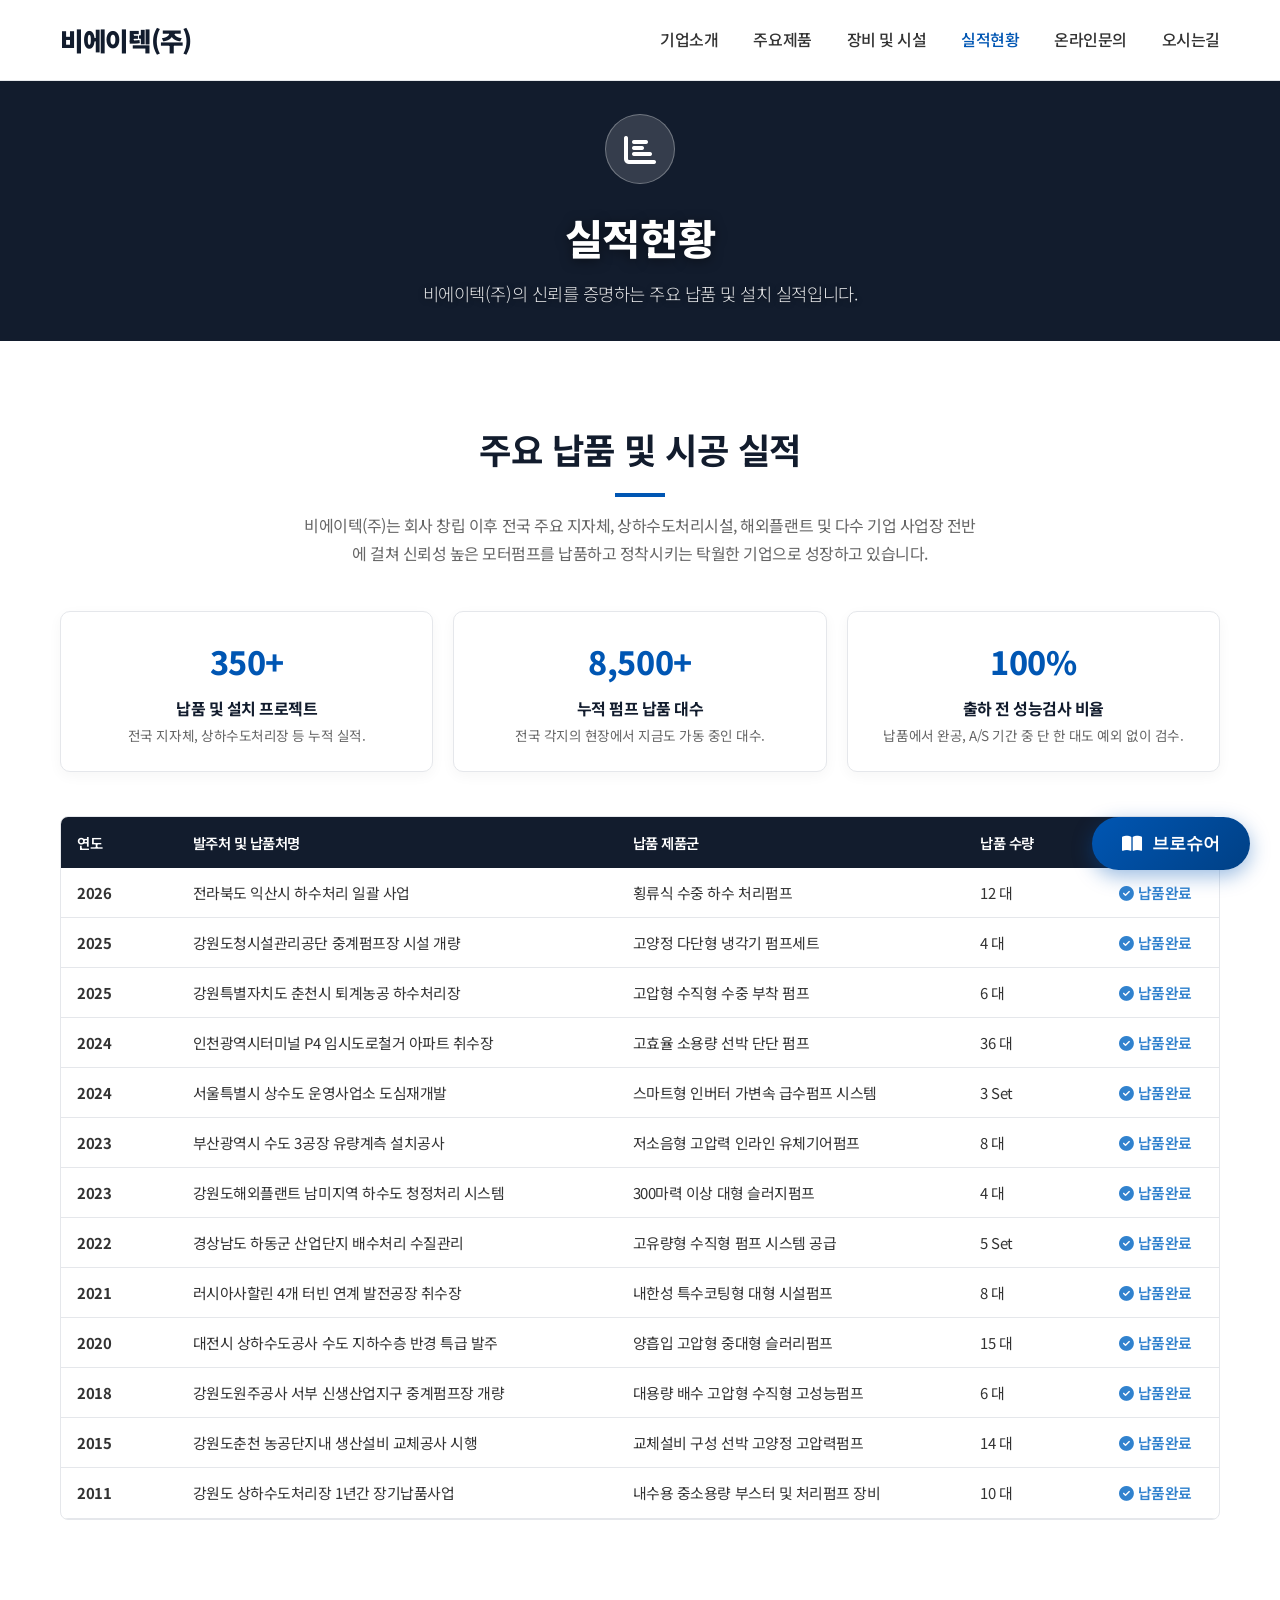
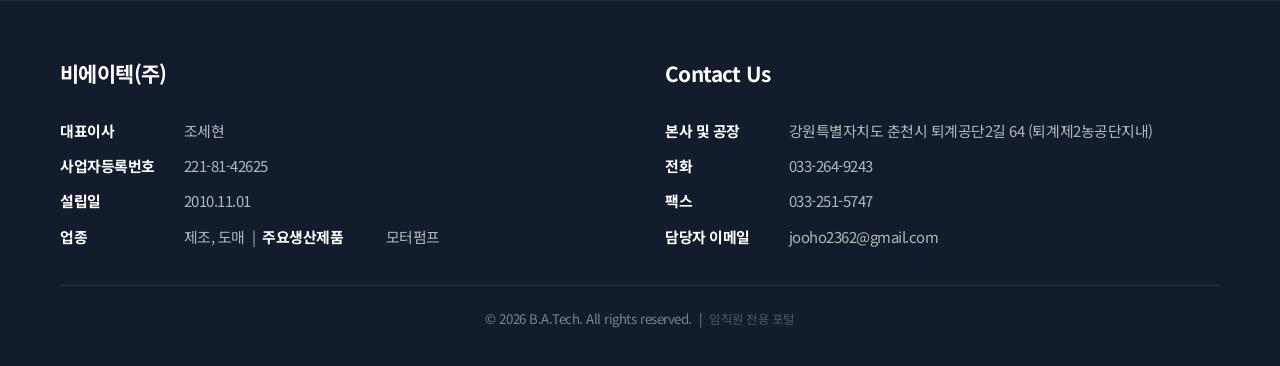
<file: sales_history.html>
<!DOCTYPE html>
<html lang="ko">
<head>
    <meta charset="UTF-8">
    <meta name="viewport" content="width=device-width, initial-scale=1.0">
    <title>실적현황 - 비에이텍(주)</title>
    <link rel="stylesheet" href="style.css">
    <link rel="stylesheet" href="https://cdnjs.cloudflare.com/ajax/libs/font-awesome/6.4.0/css/all.min.css">
</head>
<body>
    <header class="header">
        <div class="container header-container">
            <div class="logo">
                <a href="index.html">비에이텍(주)</a>
            </div>
            <nav class="gnb">
                <ul>
                    <li class="has-dropdown">
                        <a href="intro.html">기업소개</a>
                        <ul class="dropdown">
                            <li><a href="intro.html#overview">회사개요</a></li>
                            <li><a href="intro.html#organization">조직도</a></li>
                            <li><a href="intro.html#performance">주요사업실적</a></li>
                            <li><a href="intro.html#certification">인증현황</a></li>
                        </ul>
                    </li>
                    <li><a href="product.html">주요제품</a></li>
                    <li class="has-dropdown">
                        <a href="equipment.html">장비 및 시설</a>
                        <ul class="dropdown">
                            <li><a href="equipment.html#factory">주요 시설</a></li>
                            <li><a href="equipment.html#equipment">보유 장비</a></li>
                        </ul>
                    </li>
                    <li><a href="sales_history.html" style="color:var(--primary-blue)">실적현황</a></li>
                    <li><a href="inquiry.html">온라인문의</a></li>
                    <li><a href="map.html">오시는길</a></li>
                </ul>
            </nav>
            <div class="hamburger">
                <span></span><span></span><span></span>
            </div>
        </div>
    </header>

    <main>
        <div class="page-header" style="background-image: url('https://images.unsplash.com/photo-1460925895917-afdab827c52f?ixlib=rb-4.0.3&auto=format&fit=crop&w=1920&q=80');">
            <i class="fas fa-chart-bar"></i>
            <h1>실적현황</h1>
            <p>비에이텍(주)의 신뢰를 증명하는 주요 납품 및 설치 실적입니다.</p>
        </div>

        <section class="section">
            <div class="container">
                <div style="text-align: center; margin-bottom: 44px;">
                    <h2 class="section-title" style="margin-bottom: 14px;">주요 납품 및 시공 실적</h2>
                    <p style="color: var(--text-muted); max-width: 680px; margin: 0 auto; line-height: 1.75;">
                        비에이텍(주)는 회사 창립 이후 전국 주요 지자체, 상하수도처리시설, 해외플랜트 및 다수 기업 사업장 전반에 걸쳐 신뢰성 높은 모터펌프를 납품하고 정착시키는 탁월한 기업으로 성장하고 있습니다.
                    </p>
                </div>

                <div class="grid-3" style="margin-bottom: 44px; text-align: center;">
                    <div class="card" style="padding: 24px 20px;">
                        <span style="font-size: 2rem; font-weight: 800; color: var(--primary-blue);">350+</span>
                        <h4 style="font-size: 1rem; font-weight: 700; color: var(--primary-dark); margin: 8px 0 4px;">납품 및 설치 프로젝트</h4>
                        <p style="font-size: 0.85rem; color: var(--text-muted);">전국 지자체, 상하수도처리장 등 누적 실적.</p>
                    </div>
                    <div class="card" style="padding: 24px 20px;">
                        <span style="font-size: 2rem; font-weight: 800; color: var(--primary-blue);">8,500+</span>
                        <h4 style="font-size: 1rem; font-weight: 700; color: var(--primary-dark); margin: 8px 0 4px;">누적 펌프 납품 대수</h4>
                        <p style="font-size: 0.85rem; color: var(--text-muted);">전국 각지의 현장에서 지금도 가동 중인 대수.</p>
                    </div>
                    <div class="card" style="padding: 24px 20px;">
                        <span style="font-size: 2rem; font-weight: 800; color: var(--primary-blue);">100%</span>
                        <h4 style="font-size: 1rem; font-weight: 700; color: var(--primary-dark); margin: 8px 0 4px;">출하 전 성능검사 비율</h4>
                        <p style="font-size: 0.85rem; color: var(--text-muted);">납품에서 완공, A/S 기간 중 단 한 대도 예외 없이 검수.</p>
                    </div>
                </div>

                <div class="sales-table-wrapper">
                    <table class="sales-table">
                        <thead>
                            <tr>
                                <th style="width: 10%;">연도</th>
                                <th style="width: 38%;">발주처 및 납품처명</th>
                                <th style="width: 30%;">납품 제품군</th>
                                <th style="width: 12%;">납품 수량</th>
                                <th style="width: 10%;">완납 상태</th>
                            </tr>
                        </thead>
                        <tbody>
                            <tr>
                                <td><strong>2026</strong></td>
                                <td>전라북도 익산시 하수처리 일괄 사업</td>
                                <td>횡류식 수중 하수 처리펌프</td>
                                <td>12 대</td>
                                <td><span style="color: #3182ce; font-weight: 600;"><i class="fas fa-check-circle" style="margin-right: 4px;"></i>납품완료</span></td>
                            </tr>
                            <tr>
                                <td><strong>2025</strong></td>
                                <td>강원도청시설관리공단 중계펌프장 시설 개량</td>
                                <td>고양정 다단형 냉각기 펌프세트</td>
                                <td>4 대</td>
                                <td><span style="color: #3182ce; font-weight: 600;"><i class="fas fa-check-circle" style="margin-right: 4px;"></i>납품완료</span></td>
                            </tr>
                            <tr>
                                <td><strong>2025</strong></td>
                                <td>강원특별자치도 춘천시 퇴계농공 하수처리장</td>
                                <td>고압형 수직형 수중 부착 펌프</td>
                                <td>6 대</td>
                                <td><span style="color: #3182ce; font-weight: 600;"><i class="fas fa-check-circle" style="margin-right: 4px;"></i>납품완료</span></td>
                            </tr>
                            <tr>
                                <td><strong>2024</strong></td>
                                <td>인천광역시터미널 P4 임시도로철거 아파트 취수장</td>
                                <td>고효율 소용량 선박 단단 펌프</td>
                                <td>36 대</td>
                                <td><span style="color: #3182ce; font-weight: 600;"><i class="fas fa-check-circle" style="margin-right: 4px;"></i>납품완료</span></td>
                            </tr>
                            <tr>
                                <td><strong>2024</strong></td>
                                <td>서울특별시 상수도 운영사업소 도심재개발</td>
                                <td>스마트형 인버터 가변속 급수펌프 시스템</td>
                                <td>3 Set</td>
                                <td><span style="color: #3182ce; font-weight: 600;"><i class="fas fa-check-circle" style="margin-right: 4px;"></i>납품완료</span></td>
                            </tr>
                            <tr>
                                <td><strong>2023</strong></td>
                                <td>부산광역시 수도 3공장 유량계측 설치공사</td>
                                <td>저소음형 고압력 인라인 유체기어펌프</td>
                                <td>8 대</td>
                                <td><span style="color: #3182ce; font-weight: 600;"><i class="fas fa-check-circle" style="margin-right: 4px;"></i>납품완료</span></td>
                            </tr>
                            <tr>
                                <td><strong>2023</strong></td>
                                <td>강원도해외플랜트 남미지역 하수도 청정처리 시스템</td>
                                <td>300마력 이상 대형 슬러지펌프</td>
                                <td>4 대</td>
                                <td><span style="color: #3182ce; font-weight: 600;"><i class="fas fa-check-circle" style="margin-right: 4px;"></i>납품완료</span></td>
                            </tr>
                            <tr>
                                <td><strong>2022</strong></td>
                                <td>경상남도 하동군 산업단지 배수처리 수질관리</td>
                                <td>고유량형 수직형 펌프 시스템 공급</td>
                                <td>5 Set</td>
                                <td><span style="color: #3182ce; font-weight: 600;"><i class="fas fa-check-circle" style="margin-right: 4px;"></i>납품완료</span></td>
                            </tr>
                            <tr>
                                <td><strong>2021</strong></td>
                                <td>러시아사할린 4개 터빈 연계 발전공장 취수장</td>
                                <td>내한성 특수코팅형 대형 시설펌프</td>
                                <td>8 대</td>
                                <td><span style="color: #3182ce; font-weight: 600;"><i class="fas fa-check-circle" style="margin-right: 4px;"></i>납품완료</span></td>
                            </tr>
                            <tr>
                                <td><strong>2020</strong></td>
                                <td>대전시 상하수도공사 수도 지하수층 반경 특급 발주</td>
                                <td>양흡입 고압형 중대형 슬러리펌프</td>
                                <td>15 대</td>
                                <td><span style="color: #3182ce; font-weight: 600;"><i class="fas fa-check-circle" style="margin-right: 4px;"></i>납품완료</span></td>
                            </tr>
                            <tr>
                                <td><strong>2018</strong></td>
                                <td>강원도원주공사 서부 신생산업지구 중계펌프장 개량</td>
                                <td>대용량 배수 고압형 수직형 고성능펌프</td>
                                <td>6 대</td>
                                <td><span style="color: #3182ce; font-weight: 600;"><i class="fas fa-check-circle" style="margin-right: 4px;"></i>납품완료</span></td>
                            </tr>
                            <tr>
                                <td><strong>2015</strong></td>
                                <td>강원도춘천 농공단지내 생산설비 교체공사 시행</td>
                                <td>교체설비 구성 선박 고양정 고압력펌프</td>
                                <td>14 대</td>
                                <td><span style="color: #3182ce; font-weight: 600;"><i class="fas fa-check-circle" style="margin-right: 4px;"></i>납품완료</span></td>
                            </tr>
                            <tr>
                                <td><strong>2011</strong></td>
                                <td>강원도 상하수도처리장 1년간 장기납품사업</td>
                                <td>내수용 중소용량 부스터 및 처리펌프 장비</td>
                                <td>10 대</td>
                                <td><span style="color: #3182ce; font-weight: 600;"><i class="fas fa-check-circle" style="margin-right: 4px;"></i>납품완료</span></td>
                            </tr>
                        </tbody>
                    </table>
                </div>
            </div>
        </section>
    </main>

    <footer class="footer">
        <div class="container">
            <div class="footer-info">
                <div class="footer-col">
                    <h2>비에이텍(주)</h2>
                    <p><strong>대표이사</strong> 조세현</p>
                    <p><strong>사업자등록번호</strong> 221-81-42625</p>
                    <p><strong>설립일</strong> 2010.11.01</p>
                    <p><strong>업종</strong> 제조, 도매 &nbsp;|&nbsp; <strong>주요생산제품</strong> 모터펌프</p>
                </div>
                <div class="footer-col">
                    <h2>Contact Us</h2>
                    <p><strong>본사 및 공장</strong> 강원특별자치도 춘천시 퇴계공단2길 64 (퇴계제2농공단지내)</p>
                    <p><strong>전화</strong> 033-264-9243</p>
                    <p><strong>팩스</strong> 033-251-5747</p>
                    <p><strong>담당자 이메일</strong> jooho2362@gmail.com</p>
                </div>
            </div>
            <div class="copyright-bar">
                <p>&copy; 2026 B.A.Tech. All rights reserved. &nbsp;|&nbsp; <a href="intranet.html" class="intranet-link">임직원 전용 포털</a></p>
            </div>
        </div>
    </footer>

    <!-- 플로팅 브로슈어 버튼 -->
    <button id="open-brochure-btn" class="floating-brochure-btn">
        <i class="fas fa-book-open"></i> 브로슈어
    </button>

    <!-- 3D 브로슈어 모달 -->
    <div id="brochure-modal" class="brochure-modal">
        <span class="brochure-close">&times;</span>
        <div class="brochure-container">
            <div class="page page1">
                <div class="page page2">
                    <div class="page page3">
                        <div class="page page4"></div>
                    </div>
                </div>
            </div>
        </div>
    </div>

    <script src="script.js"></script>
</body>
</html>
</file>
<file: style.css>
@import url('https://fonts.googleapis.com/css2?family=Noto+Sans+KR:wght@300;400;500;700;900&display=swap');

/* ==========================================
   Reset & Base
   ========================================== */
* { margin: 0; padding: 0; box-sizing: border-box; }

:root {
    --primary-dark: #121c2d;
    --primary-blue: #0056b3;
    --bg-white: #ffffff;
    --bg-cool-gray: #f4f6f9;
    --text-main: #333333;
    --text-muted: #666666;
    --border-color: #e5e7eb;
}

body {
    font-family: 'Noto Sans KR', sans-serif;
    color: var(--text-main);
    background-color: var(--bg-white);
    line-height: 1.6;
    letter-spacing: -0.03em;
    -webkit-font-smoothing: antialiased;
}

a { text-decoration: none; color: inherit; }
ul { list-style: none; }

.container {
    max-width: 1200px;
    margin: 0 auto;
    padding: 0 20px;
}

/* ==========================================
   Section
   ========================================== */
.section {
    padding: 80px 0;
    position: relative;
}

.bg-light { background-color: var(--bg-cool-gray); }

.section-title {
    text-align: center;
    font-size: 2.2rem;
    font-weight: 700;
    color: var(--primary-dark);
    margin-bottom: 50px;
}

.section-title::after {
    content: '';
    display: block;
    width: 50px;
    height: 4px;
    background-color: var(--primary-blue);
    margin: 16px auto 0;
}

/* ==========================================
   Header & GNB
   ========================================== */
.header {
    background-color: var(--bg-white);
    border-bottom: 1px solid var(--border-color);
    position: sticky;
    top: 0;
    width: 100%;
    z-index: 1000;
    box-shadow: 0 2px 10px rgba(0,0,0,0.05);
}

.header-container {
    display: flex;
    justify-content: space-between;
    align-items: center;
    height: 80px;
}

.logo a {
    font-size: 1.6rem;
    font-weight: 900;
    color: var(--primary-dark);
    letter-spacing: -0.05em;
}

.gnb > ul {
    display: flex;
    gap: 35px;
    align-items: center;
}

.gnb > ul > li {
    position: relative;
}

.gnb a {
    font-size: 1rem;
    font-weight: 500;
    color: var(--text-main);
    position: relative;
    padding: 8px 0;
    transition: color 0.3s ease;
    display: block;
}

.gnb > ul > li > a::after {
    content: '';
    position: absolute;
    bottom: 0;
    left: 50%;
    transform: translateX(-50%);
    width: 0;
    height: 3px;
    background-color: var(--primary-blue);
    transition: width 0.3s ease;
}

.gnb > ul > li > a:hover {
    color: var(--primary-blue);
}

.gnb > ul > li > a:hover::after {
    width: 100%;
}

/* Dropdown */
.dropdown {
    position: absolute;
    top: calc(100% + 10px);
    left: 50%;
    transform: translateX(-50%);
    background-color: var(--bg-white);
    min-width: 160px;
    box-shadow: 0 8px 24px rgba(0,0,0,0.12);
    border-radius: 8px;
    padding: 8px 0;
    opacity: 0;
    visibility: hidden;
    transition: all 0.25s ease;
    z-index: 1002;
}

.gnb > ul > li:hover .dropdown {
    opacity: 1;
    visibility: visible;
    top: 100%;
}

.dropdown li a {
    display: block;
    padding: 10px 18px;
    color: var(--primary-dark);
    font-size: 0.9rem;
    font-weight: 500;
    white-space: nowrap;
    text-align: center;
}

.dropdown li a::after { display: none !important; }

.dropdown li a:hover {
    background-color: var(--bg-cool-gray);
    color: var(--primary-blue);
}

.hamburger {
    display: none;
    flex-direction: column;
    cursor: pointer;
    gap: 5px;
    z-index: 1001;
}

.hamburger span {
    width: 28px;
    height: 3px;
    background-color: var(--primary-dark);
    transition: 0.3s;
    display: block;
}

/* ==========================================
   Page Header (Subpage Banner)
   ========================================== */
.page-header {
    height: 260px;
    background-color: var(--primary-dark);
    display: flex;
    flex-direction: column;
    align-items: center;
    justify-content: center;
    text-align: center;
    color: var(--bg-white);
    position: relative;
    background-size: cover;
    background-position: center;
}

.page-header::before {
    content: '';
    position: absolute;
    inset: 0;
    background: linear-gradient(to bottom, rgba(18,28,45,0.45), rgba(18,28,45,0.65));
    z-index: 0;
}

.page-header > * {
    position: relative;
    z-index: 1;
}

.page-header i {
    font-size: 2rem;
    color: var(--bg-white);
    background: rgba(255,255,255,0.15);
    border: 1px solid rgba(255,255,255,0.3);
    width: 70px;
    height: 70px;
    line-height: 70px;
    text-align: center;
    border-radius: 50%;
    margin-bottom: 20px;
}

.page-header h1 {
    font-size: 2.6rem;
    font-weight: 800;
    margin-bottom: 10px;
    text-shadow: 0 2px 12px rgba(0,0,0,0.5);
}

.page-header p {
    font-size: 1.1rem;
    font-weight: 300;
    color: rgba(255,255,255,0.9);
    max-width: 580px;
    text-shadow: 0 1px 6px rgba(0,0,0,0.4);
}

/* ==========================================
   Hero Section (Video Background)
   ========================================== */
.hero-video-container {
    position: relative;
    width: 100%;
    height: 100vh;
    overflow: hidden;
    display: flex;
    align-items: center;
    justify-content: center;
    text-align: center;
    color: var(--bg-white);
}

.hero-video {
    position: absolute;
    top: 0;
    left: 0;
    width: 100%;
    height: 100%;
    object-fit: cover;
    z-index: 1;
}

.hero-overlay {
    position: absolute;
    top: 0;
    left: 0;
    width: 100%;
    height: 100%;
    background: rgba(0, 0, 0, 0.4);
    z-index: 2;
}

.hero-content {
    position: relative;
    z-index: 3;
    width: 100%;
    max-width: 900px;
    padding: 0 20px;
    animation: fadeInUp 1s ease-out forwards;
}

.hero-content h1 {
    font-size: 3.5rem;
    font-weight: 900;
    margin-bottom: 24px;
    line-height: 1.35;
    letter-spacing: -0.02em;
    text-shadow: 0 2px 10px rgba(0,0,0,0.3);
}

.hero-content p {
    font-size: 1.35rem;
    font-weight: 300;
    color: rgba(255,255,255,0.9);
    margin-bottom: 50px;
    word-break: keep-all;
    text-shadow: 0 2px 8px rgba(0,0,0,0.3);
}

.hero-stats {
    display: grid;
    grid-template-columns: repeat(3, 1fr);
    gap: 24px;
    max-width: 800px;
    margin: 0 auto;
}

.stat-item {
    background: rgba(0, 0, 0, 0.4);
    backdrop-filter: blur(10px);
    -webkit-backdrop-filter: blur(10px);
    border: 1px solid rgba(255,255,255,0.15);
    border-radius: 12px;
    padding: 24px 16px;
    text-align: center;
    transition: transform 0.3s ease, border-color 0.3s ease;
}

.stat-item:hover {
    transform: translateY(-5px);
    border-color: rgba(255,255,255,0.4);
}

.stat-label {
    display: block;
    font-size: 0.95rem;
    color: rgba(255,255,255,0.8);
    margin-bottom: 8px;
}

.stat-num {
    display: block;
    font-size: 2.8rem;
    font-weight: 700;
    color: var(--bg-white);
    line-height: 1;
}

.stat-unit {
    font-size: 1.2rem;
    font-weight: 400;
    margin-left: 4px;
}

/* ==========================================
   Landing Grid
   ========================================== */
.landing-grid {
    display: grid;
    grid-template-columns: repeat(auto-fit, minmax(280px, 1fr));
    gap: 30px;
    margin-top: 40px;
}

.landing-card {
    background: var(--bg-white);
    padding: 40px 30px;
    text-align: center;
    border: 1px solid var(--border-color);
    border-radius: 4px;
    transition: transform 0.3s, box-shadow 0.3s, border-color 0.3s;
}

.landing-card:hover {
    transform: translateY(-5px);
    box-shadow: 0 10px 30px rgba(0,0,0,0.06);
    border-color: var(--primary-blue);
}

.landing-card h3 {
    font-size: 1.4rem;
    color: var(--primary-dark);
    margin-bottom: 16px;
}

.landing-card p {
    color: var(--text-muted);
    font-size: 0.95rem;
    margin-bottom: 24px;
    line-height: 1.65;
}

.btn-more {
    display: inline-block;
    padding: 11px 26px;
    background-color: var(--primary-dark);
    color: var(--bg-white);
    font-weight: 500;
    font-size: 0.95rem;
    transition: background-color 0.3s;
    border-radius: 4px;
}

.btn-more:hover { background-color: var(--primary-blue); }

/* ==========================================
   About Split Section (intro.html)
   ========================================== */
.about-split-section {
    display: flex;
    align-items: center;
    gap: 60px;
}

.about-image-col {
    flex: 1;
    min-width: 280px;
}

.about-image-col img {
    width: 100%;
    min-height: 360px;
    object-fit: cover;
    border-radius: 12px;
    box-shadow: 0 15px 40px rgba(0,0,0,0.08);
}

.about-text-col {
    flex: 1;
    min-width: 280px;
}

.about-subtitle {
    display: inline-block;
    color: var(--primary-blue);
    font-size: 0.9rem;
    font-weight: 700;
    margin-bottom: 12px;
    letter-spacing: 1px;
    text-transform: uppercase;
}

.about-main-copy {
    color: var(--primary-dark);
    font-size: 2.1rem;
    font-weight: 800;
    line-height: 1.45;
    margin-bottom: 20px;
    word-break: keep-all;
}

.about-body {
    color: var(--text-muted);
    font-size: 1.05rem;
    line-height: 1.7;
    margin-bottom: 30px;
    word-break: keep-all;
}

.about-actions { display: flex; gap: 12px; }

.btn-outline {
    display: inline-block;
    padding: 11px 22px;
    background-color: transparent;
    color: var(--text-main);
    border: 2px solid var(--border-color);
    border-radius: 4px;
    font-weight: 500;
    font-size: 0.95rem;
    transition: all 0.3s ease;
}

.btn-outline:hover {
    border-color: var(--primary-blue);
    color: var(--primary-blue);
}

/* ==========================================
   Content General
   ========================================== */
.content-text {
    text-align: center;
    max-width: 760px;
    margin: 0 auto;
}

.content-text h3 {
    font-size: 1.8rem;
    color: var(--primary-dark);
    margin-bottom: 16px;
}

.content-text p {
    font-size: 1.05rem;
    color: var(--text-muted);
    word-break: keep-all;
    line-height: 1.7;
}

/* ==========================================
   Product Showcase (Z-Pattern / product.html)
   ========================================== */
.product-showcase-container {
    display: flex;
    flex-direction: column;
    gap: 60px;
    padding: 10px 0;
}

.product-showcase {
    display: flex;
    align-items: center;
    gap: 50px;
    background: var(--bg-white);
    border: 1px solid var(--border-color);
    border-radius: 16px;
    overflow: hidden;
    box-shadow: 0 6px 24px rgba(0,0,0,0.05);
    transition: transform 0.3s ease, box-shadow 0.3s ease;
    min-height: 300px;
}

.product-showcase:hover {
    transform: translateY(-4px);
    box-shadow: 0 14px 36px rgba(0,0,0,0.09);
}

.product-showcase.reverse {
    flex-direction: row-reverse;
}

.showcase-img {
    flex: 0 0 42%;
    min-height: 300px;
    overflow: hidden;
}

.showcase-img img {
    width: 100%;
    height: 100%;
    min-height: 300px;
    object-fit: cover;
    transition: transform 0.5s ease;
    display: block;
}

.product-showcase:hover .showcase-img img {
    transform: scale(1.04);
}

.showcase-text {
    flex: 1;
    padding: 40px 40px 40px 0;
    display: flex;
    flex-direction: column;
    justify-content: center;
}

.product-showcase.reverse .showcase-text {
    padding: 40px 0 40px 40px;
}

.showcase-text h3 {
    font-size: 1.7rem;
    color: var(--primary-dark);
    margin-bottom: 12px;
    font-weight: 800;
}

.showcase-text p {
    font-size: 0.97rem;
    color: var(--text-muted);
    line-height: 1.7;
    margin-bottom: 22px;
    word-break: keep-all;
}

.btn-outline-blue {
    display: inline-flex;
    align-items: center;
    gap: 8px;
    align-self: flex-start;
    padding: 11px 24px;
    background-color: transparent;
    color: var(--primary-blue);
    border: 2px solid var(--primary-blue);
    border-radius: 6px;
    font-weight: 600;
    font-size: 0.95rem;
    transition: all 0.3s ease;
}

.btn-outline-blue:hover {
    background-color: var(--primary-blue);
    color: var(--bg-white);
    box-shadow: 0 8px 18px rgba(0,86,179,0.2);
}

/* ==========================================
   Timeline
   ========================================== */
.timeline {
    position: relative;
    max-width: 760px;
    margin: 0 auto;
}

.timeline::after {
    content: '';
    position: absolute;
    width: 2px;
    background-color: var(--border-color);
    top: 0; bottom: 0; left: 50%;
    margin-left: -1px;
}

.timeline-item {
    padding: 24px 44px;
    position: relative;
    width: 50%;
}

.timeline-item::after {
    content: '';
    position: absolute;
    width: 14px; height: 14px;
    background-color: var(--primary-blue);
    border-radius: 50%;
    top: 50%; transform: translateY(-50%);
    z-index: 1;
}

.left { left: 0; text-align: right; }
.right { left: 50%; }
.left::after { right: -7px; }
.right::after { left: -7px; }

.timeline-content {
    background: var(--bg-white);
    padding: 16px 24px;
    border: 1px solid var(--border-color);
    border-radius: 4px;
}

.timeline-date {
    display: block;
    color: var(--primary-blue);
    font-weight: 700;
    font-size: 1.1rem;
    margin-bottom: 4px;
}

.timeline-event {
    font-size: 1rem;
    color: var(--text-main);
}

/* ==========================================
   Equipment / Facility Grid
   ========================================== */
.equipment-grid {
    display: grid;
    grid-template-columns: repeat(auto-fit, minmax(280px, 1fr));
    gap: 24px;
}

.equipment-card {
    background: var(--bg-white);
    border: 1px solid var(--border-color);
    border-radius: 8px;
    overflow: hidden;
    transition: transform 0.3s, box-shadow 0.3s;
}

.equipment-card:hover {
    transform: translateY(-4px);
    box-shadow: 0 10px 28px rgba(0,0,0,0.08);
}

.equipment-img-box {
    height: 220px;
    background: var(--bg-cool-gray);
    overflow: hidden;
}

.equipment-img-box img {
    width: 100%;
    height: 100%;
    object-fit: cover;
    transition: transform 0.4s ease;
}

.equipment-card:hover .equipment-img-box img {
    transform: scale(1.05);
}

.equipment-info {
    padding: 20px 22px;
}

.equipment-info h4 {
    font-size: 1.1rem;
    color: var(--primary-dark);
    margin-bottom: 8px;
    font-weight: 700;
}

.equipment-info p {
    font-size: 0.9rem;
    color: var(--text-muted);
    line-height: 1.65;
}

/* ==========================================
   Tab UI
   ========================================== */
.tab-container {
    margin-bottom: 40px;
}

.tab-menu {
    display: flex;
    justify-content: center;
    border-bottom: 2px solid var(--border-color);
    gap: 8px;
}

.tab-btn {
    padding: 12px 28px;
    font-size: 1.05rem;
    font-weight: 500;
    color: var(--text-muted);
    cursor: pointer;
    border: none;
    background: none;
    border-bottom: 3px solid transparent;
    transition: all 0.3s;
    margin-bottom: -2px;
    font-family: inherit;
}

.tab-btn:hover { color: var(--primary-dark); }

.tab-btn.active {
    color: var(--primary-blue);
    border-bottom-color: var(--primary-blue);
    font-weight: 700;
}

.tab-pane {
    display: none;
    animation: fadeIn 0.4s ease forwards;
}

.tab-pane.active { display: block; }

@keyframes fadeIn {
    from { opacity: 0; transform: translateY(8px); }
    to { opacity: 1; transform: translateY(0); }
}

/* ==========================================
   Info Table
   ========================================== */
.info-table {
    width: 100%;
    border-collapse: collapse;
    margin-top: 20px;
}

.info-table th,
.info-table td {
    padding: 13px 15px;
    border-bottom: 1px solid var(--border-color);
    text-align: left;
    font-size: 0.97rem;
}

.info-table th {
    width: 30%;
    color: var(--primary-dark);
    font-weight: 700;
    background-color: var(--bg-cool-gray);
}

.info-table td { color: var(--text-main); }

/* ==========================================
   Performance Card
   ========================================== */
.performance-card {
    background: var(--bg-white);
    border: 1px solid var(--border-color);
    border-radius: 8px;
    padding: 44px;
    text-align: center;
    max-width: 780px;
    margin: 0 auto;
    box-shadow: 0 8px 28px rgba(0,0,0,0.05);
}

.perf-title { font-size: 1.7rem; color: var(--primary-dark); margin-bottom: 16px; }
.perf-desc { font-size: 1rem; color: var(--text-muted); margin-bottom: 26px; line-height: 1.7; }

.perf-list {
    display: flex;
    flex-wrap: wrap;
    justify-content: center;
    gap: 12px;
    margin-bottom: 28px;
}

.perf-list li {
    background: var(--bg-cool-gray);
    color: var(--primary-dark);
    padding: 9px 18px;
    border-radius: 30px;
    font-weight: 500;
    font-size: 0.97rem;
}

.perf-footer { font-size: 1.05rem; font-weight: 700; color: var(--primary-blue); }

/* ==========================================
   Cert Grid
   ========================================== */
.cert-grid {
    display: grid;
    grid-template-columns: repeat(auto-fit, minmax(220px, 1fr));
    gap: 24px;
}

.cert-card {
    background: var(--bg-white);
    border: 1px solid var(--border-color);
    border-radius: 8px;
    padding: 36px 18px;
    text-align: center;
    transition: transform 0.3s, box-shadow 0.3s;
}

.cert-card:hover {
    transform: translateY(-4px);
    box-shadow: 0 10px 28px rgba(0,0,0,0.06);
    border-color: var(--primary-blue);
}

.cert-icon { font-size: 2.6rem; margin-bottom: 16px; }
.cert-card h4 { font-size: 1.15rem; color: var(--primary-dark); margin-bottom: 8px; }
.cert-card p { color: var(--text-muted); font-size: 0.9rem; }

/* ==========================================
   Org Chart
   ========================================== */
.premium-card {
    background: var(--bg-white);
    border-radius: 12px;
    padding: 36px;
    box-shadow: 0 8px 36px rgba(0,0,0,0.07);
    border: 1px solid var(--border-color);
}

.org-chart-wrapper { padding: 10px; }

.org-chart {
    display: flex;
    flex-direction: column;
    align-items: center;
}

.org-node {
    background: var(--primary-dark);
    color: var(--bg-white);
    padding: 13px 36px;
    border-radius: 8px;
    font-size: 1.1rem;
    font-weight: 700;
    text-align: center;
    position: relative;
    box-shadow: 0 6px 18px rgba(0,82,156,0.2);
}

.ceo-node {
    margin-bottom: 28px;
}

.ceo-node::after {
    content: '';
    position: absolute;
    bottom: -28px;
    left: 50%;
    transform: translateX(-50%);
    width: 2px;
    height: 28px;
    background-color: var(--border-color);
}

.org-branches {
    display: flex;
    gap: 16px;
    width: 100%;
    max-width: 900px;
    padding-top: 28px;
    position: relative;
}

.org-branches::before {
    content: '';
    position: absolute;
    top: 0;
    left: 16%;
    right: 16%;
    height: 2px;
    background-color: var(--border-color);
}

.branch-container {
    flex: 1;
    display: flex;
    flex-direction: column;
    align-items: center;
    position: relative;
}

.branch-node {
    width: 100%;
    background: var(--bg-white);
    color: var(--primary-dark);
    border: 2px solid var(--primary-blue);
    padding: 16px 8px;
    border-radius: 8px;
    text-align: center;
    position: relative;
}

.branch-node::before {
    content: '';
    position: absolute;
    top: -28px;
    left: 50%;
    transform: translateX(-50%);
    width: 2px;
    height: 28px;
    background-color: var(--border-color);
}

.branch-name { font-size: 1.05rem; font-weight: 800; margin-bottom: 4px; }
.branch-role { font-size: 0.82rem; color: var(--text-muted); }

.branch-members {
    display: flex;
    flex-direction: column;
    gap: 8px;
    margin-top: 24px;
    width: 80%;
    position: relative;
}

.branch-members::before {
    content: '';
    position: absolute;
    top: -24px;
    left: 50%;
    transform: translateX(-50%);
    width: 2px;
    height: 24px;
    background-color: var(--border-color);
}

.member-node {
    background: var(--bg-cool-gray);
    color: var(--primary-dark);
    padding: 10px;
    border-radius: 6px;
    text-align: center;
    font-weight: 500;
    font-size: 0.88rem;
    border: 1px solid var(--border-color);
}

/* ==========================================
   Sales History Table
   ========================================== */
.sales-table-wrapper {
    overflow-x: auto;
    border: 1px solid var(--border-color);
    border-radius: 8px;
}

.sales-table {
    width: 100%;
    border-collapse: collapse;
    font-size: 0.93rem;
}

.sales-table thead {
    background-color: var(--primary-dark);
    color: #ffffff;
}

.sales-table th {
    padding: 14px 16px;
    text-align: left;
    font-weight: 600;
    font-size: 0.9rem;
}

.sales-table tbody tr {
    border-bottom: 1px solid var(--border-color);
    transition: background-color 0.2s;
}

.sales-table tbody tr:hover {
    background-color: var(--bg-cool-gray);
}

.sales-table td {
    padding: 13px 16px;
    vertical-align: middle;
    line-height: 1.55;
}

/* ==========================================
   Inquiry / Form
   ========================================== */
.inquiry-box {
    max-width: 760px;
    margin: 0 auto;
    background: var(--bg-white);
    padding: 44px;
    border: 1px solid var(--border-color);
    border-radius: 12px;
    box-shadow: 0 6px 24px rgba(0,0,0,0.05);
}

.grid-2 {
    display: grid;
    grid-template-columns: 1fr 1fr;
    gap: 20px;
}

.grid-3 {
    display: grid;
    grid-template-columns: repeat(3, 1fr);
    gap: 20px;
}

.card {
    background: var(--bg-white);
    border: 1px solid var(--border-color);
    border-radius: 10px;
    box-shadow: 0 4px 14px rgba(0,0,0,0.04);
}

.card-icon {
    width: 52px;
    height: 52px;
    border-radius: 50%;
    background: rgba(0,86,179,0.1);
    display: flex;
    align-items: center;
    justify-content: center;
    color: var(--primary-blue);
    font-size: 1.3rem;
}

.form-group {
    margin-bottom: 20px;
}

.form-group label {
    display: block;
    margin-bottom: 8px;
    font-weight: 600;
    font-size: 0.92rem;
    color: var(--primary-dark);
}

.form-control {
    width: 100%;
    padding: 12px 14px;
    border: 1px solid var(--border-color);
    border-radius: 6px;
    background: var(--bg-white);
    font-family: inherit;
    font-size: 0.95rem;
    transition: border-color 0.25s;
}

.form-control:focus {
    outline: none;
    border-color: var(--primary-blue);
    box-shadow: 0 0 0 3px rgba(0,86,179,0.1);
}

textarea.form-control {
    resize: vertical;
    min-height: 130px;
}

.form-checkbox {
    display: flex;
    align-items: flex-start;
    gap: 10px;
}

.form-checkbox input[type="checkbox"] {
    margin-top: 3px;
    width: 16px;
    height: 16px;
    cursor: pointer;
    flex-shrink: 0;
}

.form-checkbox label {
    margin-bottom: 0;
    font-weight: 400;
    color: var(--text-muted);
    font-size: 0.88rem;
    cursor: pointer;
}

.btn-primary {
    display: inline-flex;
    align-items: center;
    gap: 8px;
    padding: 13px 40px;
    background-color: var(--primary-dark);
    color: var(--bg-white);
    border: none;
    border-radius: 6px;
    font-family: inherit;
    font-size: 1rem;
    font-weight: 600;
    cursor: pointer;
    transition: background-color 0.3s;
}

.btn-primary:hover { background-color: var(--primary-blue); }

/* Toast */
.toast {
    position: fixed;
    bottom: 30px;
    left: 50%;
    transform: translateX(-50%) translateY(100px);
    background: #2f855a;
    color: #fff;
    padding: 14px 28px;
    border-radius: 8px;
    display: flex;
    align-items: center;
    gap: 10px;
    font-size: 0.97rem;
    font-weight: 500;
    opacity: 0;
    transition: all 0.4s ease;
    z-index: 9999;
    box-shadow: 0 8px 24px rgba(0,0,0,0.15);
}

.toast.show {
    opacity: 1;
    transform: translateX(-50%) translateY(0);
}

/* ==========================================
   Map
   ========================================== */
.map-wrapper {
    border-radius: 12px;
    overflow: hidden;
    box-shadow: 0 8px 30px rgba(0,0,0,0.08);
}

/* ==========================================
   Footer
   ========================================== */
.footer {
    background-color: var(--primary-dark);
    color: rgba(255,255,255,0.8);
    padding: 56px 0 36px;
    border-top: 1px solid rgba(255,255,255,0.08);
    font-size: 0.93rem;
}

.footer h2 {
    color: #ffffff;
    font-weight: 700;
    margin-bottom: 18px;
    font-size: 1.3rem;
    letter-spacing: -0.03em;
}

.footer-info {
    display: grid;
    grid-template-columns: 1fr 1fr;
    gap: 50px;
    margin-bottom: 36px;
}

.footer-col {
    display: flex;
    flex-direction: column;
    gap: 10px;
}

.footer-col p {
    margin: 0;
    color: rgba(255,255,255,0.68);
    line-height: 1.7;
}

.footer-col p strong {
    color: #ffffff;
    display: inline-block;
    width: 120px;
}

.copyright-bar {
    border-top: 1px solid rgba(255,255,255,0.1);
    padding-top: 22px;
    text-align: center;
}

.copyright-bar p {
    color: rgba(255,255,255,0.45);
    font-size: 0.83rem;
    margin: 0;
}

/* ==========================================
   ESG Slider & Modal (index.html)
   ========================================== */
.esg-campaign-section { background: var(--bg-cool-gray); }

.esg-slider-outer {
    position: relative;
    max-width: 800px;
    margin: 0 auto;
    display: flex;
    align-items: center;
    justify-content: center;
    gap: 20px;
}

.esg-slider-container {
    overflow: hidden;
    width: 100%;
    max-width: 700px;
    border-radius: 12px;
}

.esg-slider-wrapper {
    display: flex;
    transition: transform 0.4s ease-in-out;
    width: 100%;
}

.esg-slide {
    flex: 0 0 100%;
    width: 100%;
    max-width: 100%;
    box-sizing: border-box;
    display: flex;
    justify-content: center;
}

.esg-poster-wrapper {
    position: relative;
    display: inline-block;
    cursor: pointer;
    width: 100%;
}

.esg-poster {
    max-width: 100%;
    width: 700px;
    height: auto;
    border-radius: 12px;
    box-shadow: 0 16px 40px rgba(0,0,0,0.1);
    transition: transform 0.3s;
    display: block;
}

.esg-poster-wrapper:hover .esg-poster {
    transform: translateY(-4px);
}

.esg-badge {
    position: absolute;
    bottom: 18px;
    right: 18px;
    background: rgba(0,0,0,0.55);
    color: #fff;
    padding: 8px 14px;
    border-radius: 6px;
    font-size: 0.85rem;
    display: flex;
    align-items: center;
    gap: 6px;
    z-index: 10;
    pointer-events: none;
}

/* Slider Controls */
.esg-slider-btn {
    background: var(--bg-white);
    border: 1px solid var(--border-color);
    width: 48px;
    height: 48px;
    border-radius: 50%;
    display: flex;
    align-items: center;
    justify-content: center;
    cursor: pointer;
    font-size: 1.1rem;
    color: var(--primary-dark);
    box-shadow: 0 4px 12px rgba(0,0,0,0.08);
    transition: all 0.25s ease;
    flex-shrink: 0;
}

.esg-slider-btn:hover {
    background: var(--primary-blue);
    color: #fff;
    border-color: var(--primary-blue);
    box-shadow: 0 6px 16px rgba(0,86,179,0.25);
}

.esg-slider-dots {
    display: flex;
    justify-content: center;
    gap: 8px;
    margin-top: 20px;
}

.esg-dot {
    width: 10px;
    height: 10px;
    border-radius: 50%;
    background: #cbd5e0;
    cursor: pointer;
    transition: background 0.25s ease;
}

.esg-dot.active {
    background: var(--primary-blue);
    width: 24px;
    border-radius: 5px;
}

/* ESG Modal Popup */
.esg-modal {
    display: none;
    position: fixed;
    z-index: 2000;
    left: 0;
    top: 0;
    width: 100%;
    height: 100%;
    overflow: auto;
    background-color: rgba(0,0,0,0.85);
    align-items: center;
    justify-content: center;
    padding: 20px;
}

.esg-modal-content {
    margin: auto;
    display: block;
    max-width: 90%;
    max-height: 85vh;
    border-radius: 8px;
    box-shadow: 0 10px 30px rgba(0,0,0,0.5);
    animation: zoomIn 0.3s ease;
}

@keyframes zoomIn {
    from { transform: scale(0.9); opacity: 0; }
    to { transform: scale(1); opacity: 1; }
}

.esg-modal-close {
    position: absolute;
    top: 24px;
    right: 32px;
    color: #fff;
    font-size: 2.5rem;
    font-weight: bold;
    cursor: pointer;
    transition: color 0.2s;
}

.esg-modal-close:hover {
    color: #cbd5e0;
}

/* ==========================================
   Animations
   ========================================== */
@keyframes fadeInUp {
    from { opacity: 0; transform: translateY(28px); }
    to   { opacity: 1; transform: translateY(0); }
}

/* ==========================================
   Responsive
   ========================================== */
@media screen and (max-width: 900px) {
    .product-showcase,
    .product-showcase.reverse {
        flex-direction: column;
        min-height: auto;
    }

    .showcase-img {
        flex: none;
        width: 100%;
        min-height: 240px;
    }

    .showcase-text,
    .product-showcase.reverse .showcase-text {
        padding: 28px 24px;
    }

    .btn-outline-blue { align-self: center; }

    .about-split-section {
        flex-direction: column;
        gap: 36px;
    }
}

@media screen and (max-width: 768px) {
    .hamburger { display: flex; }

    .gnb {
        position: fixed;
        top: 80px;
        left: -100%;
        width: 100%;
        height: calc(100vh - 80px);
        background-color: var(--bg-white);
        flex-direction: column;
        transition: left 0.3s ease;
        border-top: 1px solid var(--border-color);
        overflow-y: auto;
    }

    .gnb.active { left: 0; }

    .gnb > ul {
        flex-direction: column;
        align-items: center;
        padding: 32px 0;
        gap: 24px;
    }

    .dropdown {
        position: static;
        transform: none;
        opacity: 1;
        visibility: visible;
        box-shadow: none;
        border: none;
        padding: 0;
        margin-top: 8px;
        display: none;
    }

    .gnb > ul > li.has-dropdown.open .dropdown {
        display: block;
    }

    .hero { height: auto; padding: 90px 0; }
    .hero-content h1 { font-size: 2.2rem; }
    .hero-content p { font-size: 1rem; margin-bottom: 36px; }
    .hero-stats { grid-template-columns: 1fr; gap: 16px; }

    .section { padding: 56px 0; }
    .section-title { font-size: 1.8rem; }

    .page-header { height: 200px; }
    .page-header h1 { font-size: 2rem; }
    .page-header p { font-size: 0.95rem; }

    .timeline::after { left: 24px; }
    .timeline-item { width: 100%; padding-left: 60px; padding-right: 16px; text-align: left; }
    .timeline-item.right { left: 0; }
    .timeline-item::after { left: 18px !important; }

    .about-main-copy { font-size: 1.7rem; }
    .about-actions { flex-wrap: wrap; }

    .tab-menu { flex-wrap: wrap; gap: 4px; }
    .tab-btn { font-size: 0.95rem; padding: 10px 18px; }

    .org-branches { flex-direction: column; gap: 36px; }
    .org-branches::before { display: none; }
    .ceo-node::after { height: 18px; bottom: -18px; }
    .branch-node::before { display: none; }
    .branch-members { margin-top: 18px; }
    .branch-members::before { height: 18px; top: -18px; }

    .footer-info { grid-template-columns: 1fr; gap: 30px; }
    .footer-col p strong { width: 90px; }

    .grid-2, .grid-3 { grid-template-columns: 1fr; }

    .inquiry-box { padding: 28px 20px; }

    .info-table th { width: 40%; }

    .sales-table th, .sales-table td { padding: 10px 12px; font-size: 0.85rem; }
}

/* ==========================================
   3D 입체 브로슈어 모달 기능 추가
   ========================================== */

/* 플로팅 브로슈어 버튼 */
.floating-brochure-btn {
    position: fixed;
    bottom: 30px;
    right: 30px;
    z-index: 999;
    display: inline-flex;
    align-items: center;
    gap: 10px;
    padding: 15px 30px;
    background: linear-gradient(135deg, var(--primary-blue), #004085);
    color: #ffffff;
    border: none;
    border-radius: 50px;
    font-size: 1.05rem;
    font-weight: 600;
    cursor: pointer;
    box-shadow: 0 6px 20px rgba(0, 86, 179, 0.4);
    transition: all 0.3s cubic-bezier(0.25, 0.8, 0.25, 1);
}

.floating-brochure-btn i {
    font-size: 1.1rem;
}

.floating-brochure-btn:hover {
    transform: translateY(-5px) scale(1.03);
    box-shadow: 0 10px 25px rgba(0, 86, 179, 0.6);
    background: linear-gradient(135deg, #0062cc, #004085);
}

.floating-brochure-btn:active {
    transform: translateY(-2px) scale(0.99);
}

/* 브로슈어 모달 오버레이 */
.brochure-modal {
    position: fixed;
    inset: 0;
    background-color: rgba(10, 18, 30, 0.95);
    display: flex;
    align-items: center;
    justify-content: center;
    z-index: 1050;
    opacity: 0;
    visibility: hidden;
    transition: opacity 0.5s ease, visibility 0.5s ease;
    perspective: 2500px; /* 3D 효과 깊이감 향상 */
    overflow: hidden;
}

.brochure-modal.active {
    opacity: 1;
    visibility: visible;
}

/* 닫기 버튼 */
.brochure-close {
    position: absolute;
    top: 30px;
    right: 40px;
    color: rgba(255, 255, 255, 0.6);
    font-size: 3rem;
    font-weight: 300;
    cursor: pointer;
    transition: color 0.3s, transform 0.3s;
    z-index: 1060;
    line-height: 1;
}

.brochure-close:hover {
    color: #ffffff;
    transform: rotate(90deg);
}

/* 3D 브로슈어 컨테이너 */
.brochure-container {
    width: 1000px;
    height: 600px;
    position: relative;
    transform-style: preserve-3d;
    transform: rotateX(12deg) rotateY(-8deg) scale(0.85); /* 입체감 위한 기본 회전 적용 */
    transition: transform 0.8s cubic-bezier(0.34, 1.56, 0.64, 1);
}

.brochure-modal.active .brochure-container {
    transform: rotateX(12deg) rotateY(-8deg) scale(1);
}

/* 패널 공통 */
.brochure-container .page {
    position: absolute;
    top: 0;
    height: 100%;
    background-image: url('../images/비에이텍 브로슈어.png');
    background-size: 400% 100%;
    background-repeat: no-repeat;
    transform-style: preserve-3d;
    transform-origin: left center;
    transition: transform 0.7s cubic-bezier(0.4, 0, 0.2, 1);
    /* 3D 경계선 입체감을 살리는 내부 그림자 및 부드러운 드롭 섀도우 */
    box-shadow: inset 0 0 35px rgba(0, 0, 0, 0.25), 0 12px 30px rgba(0, 0, 0, 0.3);
}

/* 패널별 구조 정의 (중첩 아코디언 구현) */
.brochure-container .page1 {
    left: 0;
    width: 25%;
    position: relative;
}

.brochure-container .page2 {
    left: 100%;
    width: 100%;
}

.brochure-container .page3 {
    left: 100%;
    width: 100%;
}

.brochure-container .page4 {
    left: 100%;
    width: 100%;
}

/* 패널별 배경 매칭 (원본 한장을 4분할 매칭) */
.brochure-container .page1 { background-position: 0% center; }
.brochure-container .page2 { background-position: 33.3% center; }
.brochure-container .page3 { background-position: 66.6% center; }
.brochure-container .page4 { background-position: 100% center; }

/* 최초 닫힘 상태 (지그재그 교차 접힘) */
.brochure-container .page1 { transform: rotateY(-175deg); }
.brochure-container .page2 { transform: rotateY(170deg); }
.brochure-container .page3 { transform: rotateY(-170deg); }
.brochure-container .page4 { transform: rotateY(170deg); }

/* 닫힐 때의 트랜지션 딜레이 (우측부터 차례로 접힘) */
.brochure-container .page1 { transition-delay: 0.3s; }
.brochure-container .page2 { transition-delay: 0.2s; }
.brochure-container .page3 { transition-delay: 0.1s; }
.brochure-container .page4 { transition-delay: 0s; }

/* active 상태 (열림 상태) */
.brochure-modal.active .page1,
.brochure-modal.active .page2,
.brochure-modal.active .page3,
.brochure-modal.active .page4 {
    transform: rotateY(0deg);
}

/* 펼쳐질 때의 트랜지션 딜레이 (좌측부터 차례로 쫘르륵 열림) */
.brochure-modal.active .page1 { transition-delay: 0.1s; }
.brochure-modal.active .page2 { transition-delay: 0.2s; }
.brochure-modal.active .page3 { transition-delay: 0.3s; }
.brochure-modal.active .page4 { transition-delay: 0.4s; }

/* 3D 접힘의 현실감을 살리기 위해 뒷면 가림 해제 (기본값) */
.brochure-container .page {
    backface-visibility: visible;
}

/* 반응형 모바일 대응 */
@media (max-width: 1100px) {
    .brochure-container {
        transform: rotateX(12deg) rotateY(-8deg) scale(0.7);
    }
    .brochure-modal.active .brochure-container {
        transform: rotateX(12deg) rotateY(-8deg) scale(0.8);
    }
}

@media (max-width: 768px) {
    .brochure-container {
        transform: rotateX(10deg) rotateY(-5deg) scale(0.5);
    }
    .brochure-modal.active .brochure-container {
        transform: rotateX(10deg) rotateY(-5deg) scale(0.55);
    }
    .floating-brochure-btn {
        bottom: 20px;
        right: 20px;
        padding: 12px 22px;
        font-size: 0.95rem;
    }
}

@media (max-width: 480px) {
    .brochure-container {
        transform: rotateX(8deg) rotateY(-3deg) scale(0.35);
    }
    .brochure-modal.active .brochure-container {
        transform: rotateX(8deg) rotateY(-3deg) scale(0.38);
    }
    .brochure-close {
        top: 20px;
        right: 20px;
        font-size: 2.2rem;
    }
}

/* ==========================================
   기업 접근성 시뮬레이터 (Interactive Route Guide)
   ========================================== */

.route-guide-section {
    padding: 60px 0 80px;
    background: linear-gradient(180deg, #f8fafc 0%, #ffffff 100%);
}

/* 목적지 배지 */
.destination-badge {
    display: inline-flex;
    align-items: center;
    gap: 10px;
    background: linear-gradient(135deg, var(--primary-dark), var(--primary-blue));
    color: #ffffff;
    padding: 12px 24px;
    border-radius: 50px;
    font-size: 0.92rem;
    font-weight: 600;
    margin-bottom: 36px;
    box-shadow: 0 6px 20px rgba(0, 86, 179, 0.25);
    letter-spacing: 0.01em;
}

.destination-badge i {
    font-size: 1rem;
    color: #7dd3fc;
}

/* ─── 메인 2-패널 컨테이너 ─── */
.route-container {
    display: flex;
    gap: 28px;
    align-items: stretch;
    min-height: 620px;
}

/* ─── 좌측 패널 ─── */
.route-panel {
    flex: 0 0 380px;
    display: flex;
    flex-direction: column;
    gap: 18px;
}

/* ─── 탭 메뉴 ─── */
.route-tabs {
    display: flex;
    gap: 8px;
    background: #eef2f7;
    padding: 6px;
    border-radius: 14px;
}

.route-tab-btn {
    flex: 1;
    display: flex;
    flex-direction: column;
    align-items: center;
    gap: 4px;
    padding: 14px 8px;
    background: transparent;
    border: none;
    border-radius: 10px;
    cursor: pointer;
    transition: all 0.3s cubic-bezier(0.25, 0.8, 0.25, 1);
    font-family: inherit;
    color: var(--text-muted);
}

.route-tab-btn i {
    font-size: 1.3rem;
    transition: transform 0.3s ease;
}

.route-tab-btn span {
    font-size: 0.88rem;
    font-weight: 600;
    line-height: 1.2;
}

.route-tab-btn small {
    font-size: 0.72rem;
    font-weight: 400;
    opacity: 0.7;
}

.route-tab-btn:hover {
    background: rgba(255, 255, 255, 0.7);
    color: var(--primary-blue);
}

.route-tab-btn:hover i {
    transform: scale(1.15);
}

.route-tab-btn.active {
    background: #ffffff;
    color: var(--primary-blue);
    box-shadow: 0 4px 14px rgba(0, 86, 179, 0.15);
}

.route-tab-btn.active i {
    transform: scale(1.1);
}

/* ─── 정보 카드 ─── */
.route-info-card {
    background: #ffffff;
    border-radius: 16px;
    padding: 28px;
    box-shadow: 0 8px 32px rgba(18, 28, 45, 0.1), 0 2px 8px rgba(0, 0, 0, 0.04);
    border: 1px solid rgba(229, 231, 235, 0.8);
    flex: 1;
    display: flex;
    flex-direction: column;
    gap: 20px;
    transition: box-shadow 0.3s ease;
}

.route-info-card:hover {
    box-shadow: 0 12px 40px rgba(18, 28, 45, 0.13), 0 4px 12px rgba(0, 0, 0, 0.06);
}

/* 카드 헤더 */
.route-card-header {
    display: flex;
    align-items: center;
    gap: 16px;
}

.route-card-icon {
    width: 52px;
    height: 52px;
    border-radius: 14px;
    background: linear-gradient(135deg, var(--primary-blue), #004085);
    display: flex;
    align-items: center;
    justify-content: center;
    flex-shrink: 0;
    box-shadow: 0 4px 12px rgba(0, 86, 179, 0.3);
}

.route-card-icon i {
    font-size: 1.3rem;
    color: #ffffff;
}

.route-card-label {
    font-size: 0.78rem;
    color: var(--text-muted);
    font-weight: 500;
    text-transform: uppercase;
    letter-spacing: 0.08em;
    margin-bottom: 2px;
}

.route-card-title {
    font-size: 1.4rem;
    font-weight: 800;
    color: var(--primary-dark);
    line-height: 1.2;
    transition: all 0.4s ease;
}

.route-card-badge {
    margin-left: auto;
    background: linear-gradient(135deg, #fbbf24, #f59e0b);
    color: #ffffff;
    padding: 5px 12px;
    border-radius: 20px;
    font-size: 0.75rem;
    font-weight: 700;
    display: flex;
    align-items: center;
    gap: 5px;
    white-space: nowrap;
    flex-shrink: 0;
    transition: opacity 0.3s ease;
}

/* 핵심 지표 */
.route-metrics {
    display: flex;
    align-items: center;
    background: #f8fafc;
    border-radius: 12px;
    padding: 18px 12px;
}

.metric-item {
    flex: 1;
    display: flex;
    align-items: center;
    gap: 8px;
}

.metric-icon {
    width: 36px;
    height: 36px;
    border-radius: 10px;
    background: #e8f0fe;
    display: flex;
    align-items: center;
    justify-content: center;
    flex-shrink: 0;
}

.metric-icon i {
    font-size: 0.95rem;
    color: var(--primary-blue);
}

.metric-label {
    font-size: 0.75rem;
    color: var(--text-muted);
    font-weight: 500;
    margin-bottom: 2px;
}

.metric-value {
    font-size: 1.12rem;
    font-weight: 800;
    color: var(--primary-dark);
    transition: all 0.35s ease;
    white-space: nowrap;
    letter-spacing: -0.05em;
}

.metric-value.small-text {
    font-size: 0.95rem;
    letter-spacing: -0.06em;
}

.metric-divider {
    width: 1px;
    height: 40px;
    background: var(--border-color);
    margin: 0 10px;
    flex-shrink: 0;
}

/* 상세 경로 안내 */
.route-guide-detail {
    background: linear-gradient(135deg, #eff6ff, #dbeafe);
    border-radius: 12px;
    padding: 16px 18px;
    border-left: 4px solid var(--primary-blue);
}

.guide-label {
    font-size: 0.8rem;
    font-weight: 700;
    color: var(--primary-blue);
    margin-bottom: 8px;
    display: flex;
    align-items: center;
    gap: 6px;
    text-transform: uppercase;
    letter-spacing: 0.06em;
}

.guide-text {
    font-size: 0.92rem;
    color: var(--primary-dark);
    line-height: 1.65;
    font-weight: 500;
    word-break: keep-all;
    transition: all 0.35s ease;
}

/* 외부 길찾기 버튼 */
.route-external-btns {
    display: flex;
    gap: 10px;
}

.ext-btn {
    flex: 1;
    display: inline-flex;
    align-items: center;
    justify-content: center;
    gap: 7px;
    padding: 11px 14px;
    border-radius: 10px;
    font-size: 0.85rem;
    font-weight: 700;
    text-decoration: none;
    transition: all 0.25s ease;
    text-align: center;
}

.ext-btn-naver {
    background: #03c75a;
    color: #ffffff;
    box-shadow: 0 4px 12px rgba(3, 199, 90, 0.25);
}

.ext-btn-naver:hover {
    background: #02a84a;
    transform: translateY(-2px);
    box-shadow: 0 6px 16px rgba(3, 199, 90, 0.35);
    color: #ffffff;
}

.ext-btn-kakao {
    background: #fee500;
    color: #191919;
    box-shadow: 0 4px 12px rgba(254, 229, 0, 0.3);
}

.ext-btn-kakao:hover {
    background: #f0d800;
    transform: translateY(-2px);
    box-shadow: 0 6px 16px rgba(254, 229, 0, 0.4);
    color: #191919;
}

/* ─── 연락처 빠른 카드 ─── */
.contact-quick-card {
    background: var(--primary-dark);
    border-radius: 16px;
    padding: 22px 24px;
    display: flex;
    flex-direction: column;
    gap: 14px;
    box-shadow: 0 8px 24px rgba(18, 28, 45, 0.2);
}

.contact-quick-row {
    display: flex;
    align-items: center;
    gap: 14px;
}

.contact-quick-row > i {
    width: 36px;
    height: 36px;
    background: rgba(255, 255, 255, 0.08);
    border: 1px solid rgba(255, 255, 255, 0.12);
    border-radius: 10px;
    display: flex;
    align-items: center;
    justify-content: center;
    font-size: 0.9rem;
    color: #7dd3fc;
    flex-shrink: 0;
}

.cq-label {
    font-size: 0.72rem;
    color: rgba(255, 255, 255, 0.5);
    font-weight: 500;
    letter-spacing: 0.06em;
    text-transform: uppercase;
    margin-bottom: 2px;
}

.cq-value {
    font-size: 0.95rem;
    font-weight: 700;
    color: #ffffff;
    text-decoration: none;
    transition: color 0.2s;
}

a.cq-value:hover {
    color: #7dd3fc;
}

/* ─── 우측: 구글 지도 박스 ─── */
.route-map-box {
    flex: 1;
    border-radius: 20px;
    overflow: hidden;
    box-shadow: 0 12px 40px rgba(18, 28, 45, 0.14), 0 4px 12px rgba(0, 0, 0, 0.06);
    position: relative;
    border: 1px solid rgba(229, 231, 235, 0.7);
    min-height: 520px;
    background: #eef2f7;
}

/* 지도 로딩 오버레이 */
.map-loading-overlay {
    position: absolute;
    inset: 0;
    background: #eef2f7;
    display: flex;
    flex-direction: column;
    align-items: center;
    justify-content: center;
    gap: 16px;
    z-index: 5;
    transition: opacity 0.5s ease;
    pointer-events: none;
}

.map-loading-overlay.hidden {
    opacity: 0;
}

.map-spinner {
    width: 40px;
    height: 40px;
    border: 4px solid rgba(0, 86, 179, 0.15);
    border-top-color: var(--primary-blue);
    border-radius: 50%;
    animation: spin 0.8s linear infinite;
}

.map-loading-overlay p {
    font-size: 0.9rem;
    color: var(--text-muted);
    font-weight: 500;
}

@keyframes spin {
    to { transform: rotate(360deg); }
}

/* ─── 주소 정보 바 ─── */
.address-info-bar {
    display: grid;
    grid-template-columns: repeat(3, 1fr);
    gap: 16px;
    margin-top: 28px;
    background: #ffffff;
    border-radius: 16px;
    padding: 24px 28px;
    box-shadow: 0 4px 20px rgba(18, 28, 45, 0.07);
    border: 1px solid var(--border-color);
}

.address-info-item {
    display: flex;
    align-items: flex-start;
    gap: 14px;
}

.address-info-item > i {
    font-size: 1.1rem;
    color: var(--primary-blue);
    margin-top: 2px;
    flex-shrink: 0;
    width: 20px;
    text-align: center;
}

.address-info-item > div {
    display: flex;
    flex-direction: column;
    gap: 3px;
}

.addr-label {
    font-size: 0.75rem;
    font-weight: 700;
    color: var(--text-muted);
    text-transform: uppercase;
    letter-spacing: 0.07em;
}

.addr-value {
    font-size: 0.9rem;
    font-weight: 600;
    color: var(--primary-dark);
    line-height: 1.45;
    word-break: keep-all;
}

/* 탭 전환 fade 효과 */
@keyframes routeFadeIn {
    from { opacity: 0; transform: translateY(6px); }
    to   { opacity: 1; transform: translateY(0); }
}

.route-fade {
    animation: routeFadeIn 0.4s ease forwards;
}

/* ─── 반응형 ─── */
@media (max-width: 1024px) {
    .route-panel { flex: 0 0 320px; }
}

@media (max-width: 900px) {
    .route-container {
        flex-direction: column;
    }
    .route-panel {
        flex: none;
        width: 100%;
    }
    .route-map-box {
        width: 100%;
        min-height: 420px;
    }
    .route-tab-btn {
        padding: 12px 6px;
    }
}

@media (max-width: 768px) {
    .address-info-bar {
        grid-template-columns: 1fr;
        gap: 18px;
    }
    .destination-badge {
        font-size: 0.82rem;
        padding: 10px 18px;
    }
}

@media (max-width: 480px) {
    .route-metrics {
        flex-direction: column;
        align-items: flex-start;
        gap: 14px;
    }
    .metric-divider {
        width: 100%;
        height: 1px;
        margin: 0;
    }
    .route-external-btns {
        flex-direction: column;
    }
    .route-map-box {
        min-height: 350px;
    }
}

/* ==========================================
   임직원 전용 포털 링크 (푸터 공통)
   ========================================== */
.intranet-link {
    color: rgba(255, 255, 255, 0.25);
    text-decoration: none;
    font-size: 0.78rem;
    font-weight: 400;
    letter-spacing: 0.02em;
    transition: color 0.25s ease;
}

.intranet-link:hover {
    color: rgba(255, 255, 255, 0.55);
    text-decoration: underline;
}

/* ==========================================
   인트라넷 전용 헤더
   ========================================== */
.intranet-header {
    background: var(--primary-dark);
    border-bottom: 2px solid var(--primary-blue);
    padding: 0;
    position: sticky;
    top: 0;
    z-index: 900;
    box-shadow: 0 2px 16px rgba(0,0,0,0.25);
}

.intranet-header-inner {
    display: flex;
    align-items: center;
    justify-content: space-between;
    padding: 18px 40px;
    max-width: 1280px;
    margin: 0 auto;
}

.intranet-logo {
    font-size: 1.3rem;
    font-weight: 800;
    color: #ffffff;
    text-decoration: none;
    letter-spacing: -0.03em;
}

.intranet-logo span {
    color: #7dd3fc;
}

.intranet-badge {
    display: inline-flex;
    align-items: center;
    gap: 8px;
    background: rgba(0, 86, 179, 0.35);
    border: 1px solid rgba(125, 211, 252, 0.3);
    color: #7dd3fc;
    padding: 6px 16px;
    border-radius: 20px;
    font-size: 0.8rem;
    font-weight: 700;
    letter-spacing: 0.08em;
    text-transform: uppercase;
}

.intranet-badge i {
    font-size: 0.85rem;
}

.intranet-back-link {
    color: rgba(255,255,255,0.5);
    text-decoration: none;
    font-size: 0.85rem;
    font-weight: 500;
    display: flex;
    align-items: center;
    gap: 6px;
    transition: color 0.2s;
}

.intranet-back-link:hover {
    color: #ffffff;
}

/* ==========================================
   AI 어시스턴트 배너
   ========================================== */
.ai-banner-section {
    background: linear-gradient(135deg, #0a1628 0%, #0d2247 40%, #0f3460 70%, #0056b3 100%);
    padding: 80px 0 90px;
    position: relative;
    overflow: hidden;
}

.ai-banner-section::before {
    content: '';
    position: absolute;
    inset: 0;
    background:
        radial-gradient(circle at 20% 50%, rgba(0, 86, 179, 0.3) 0%, transparent 50%),
        radial-gradient(circle at 80% 20%, rgba(125, 211, 252, 0.15) 0%, transparent 40%);
    pointer-events: none;
}

.ai-banner-section::after {
    content: '';
    position: absolute;
    top: -50%;
    left: -10%;
    width: 120%;
    height: 200%;
    background: repeating-linear-gradient(
        90deg,
        transparent,
        transparent 80px,
        rgba(255,255,255,0.015) 80px,
        rgba(255,255,255,0.015) 81px
    );
    pointer-events: none;
}

.ai-banner-content {
    position: relative;
    z-index: 1;
    text-align: center;
    max-width: 780px;
    margin: 0 auto;
    padding: 0 24px;
}

.ai-banner-eyebrow {
    display: inline-flex;
    align-items: center;
    gap: 8px;
    background: rgba(125, 211, 252, 0.12);
    border: 1px solid rgba(125, 211, 252, 0.25);
    color: #7dd3fc;
    padding: 6px 18px;
    border-radius: 20px;
    font-size: 0.8rem;
    font-weight: 600;
    letter-spacing: 0.1em;
    text-transform: uppercase;
    margin-bottom: 28px;
}

.ai-banner-title {
    font-size: 2.6rem;
    font-weight: 900;
    color: #ffffff;
    line-height: 1.2;
    letter-spacing: -0.04em;
    margin-bottom: 18px;
}

.ai-banner-title span {
    background: linear-gradient(90deg, #7dd3fc, #38bdf8);
    -webkit-background-clip: text;
    -webkit-text-fill-color: transparent;
    background-clip: text;
}

.ai-banner-desc {
    font-size: 1.05rem;
    color: rgba(255, 255, 255, 0.72);
    line-height: 1.75;
    margin-bottom: 44px;
    word-break: keep-all;
}

.btn-ai-portal {
    display: inline-flex;
    align-items: center;
    gap: 12px;
    padding: 18px 44px;
    background: linear-gradient(135deg, #0056b3, #0070e0);
    color: #ffffff;
    text-decoration: none;
    border-radius: 50px;
    font-size: 1.08rem;
    font-weight: 700;
    letter-spacing: 0.01em;
    box-shadow: 0 8px 30px rgba(0, 86, 179, 0.55), 0 0 0 0 rgba(0, 86, 179, 0);
    transition: all 0.35s cubic-bezier(0.25, 0.8, 0.25, 1);
    position: relative;
    overflow: hidden;
}

.btn-ai-portal::before {
    content: '';
    position: absolute;
    inset: 0;
    background: linear-gradient(135deg, rgba(255,255,255,0.15), transparent);
    opacity: 0;
    transition: opacity 0.3s;
}

.btn-ai-portal:hover {
    transform: translateY(-4px) scale(1.02);
    box-shadow: 0 16px 40px rgba(0, 86, 179, 0.65), 0 0 0 6px rgba(0, 86, 179, 0.15);
    color: #ffffff;
    text-decoration: none;
}

.btn-ai-portal:hover::before {
    opacity: 1;
}

.btn-ai-portal i {
    font-size: 1.2rem;
    animation: botBounce 1.8s ease-in-out infinite;
}

@keyframes botBounce {
    0%, 100% { transform: translateY(0); }
    50% { transform: translateY(-4px); }
}

.ai-banner-note {
    margin-top: 20px;
    font-size: 0.82rem;
    color: rgba(255,255,255,0.38);
    display: flex;
    align-items: center;
    justify-content: center;
    gap: 6px;
}

/* ==========================================
   기술 문서 통합 라이브러리
   ========================================== */
.doc-library-section {
    background: #f8fafc;
    padding: 80px 0 100px;
}

.doc-library-header {
    margin-bottom: 48px;
}

.doc-library-eyebrow {
    display: inline-flex;
    align-items: center;
    gap: 8px;
    color: var(--primary-blue);
    font-size: 0.82rem;
    font-weight: 700;
    letter-spacing: 0.1em;
    text-transform: uppercase;
    margin-bottom: 14px;
}

.doc-library-title {
    font-size: 2rem;
    font-weight: 900;
    color: var(--primary-dark);
    letter-spacing: -0.04em;
    margin-bottom: 10px;
}

.doc-library-desc {
    font-size: 0.97rem;
    color: var(--text-muted);
    line-height: 1.7;
}

/* 문서 테이블 */
.doc-table-wrapper {
    background: #ffffff;
    border-radius: 20px;
    overflow: hidden;
    box-shadow: 0 8px 40px rgba(18, 28, 45, 0.09), 0 2px 8px rgba(0,0,0,0.04);
    border: 1px solid var(--border-color);
}

.doc-table {
    width: 100%;
    border-collapse: collapse;
}

.doc-table thead {
    background: var(--primary-dark);
}

.doc-table thead th {
    padding: 16px 24px;
    color: rgba(255,255,255,0.85);
    font-size: 0.82rem;
    font-weight: 600;
    letter-spacing: 0.08em;
    text-transform: uppercase;
    text-align: left;
}

.doc-table thead th:last-child {
    text-align: center;
}

.doc-table tbody tr {
    border-bottom: 1px solid #eef2f7;
    transition: background 0.2s ease;
}

.doc-table tbody tr:last-child {
    border-bottom: none;
}

.doc-table tbody tr:hover {
    background: #f0f6ff;
}

.doc-table td {
    padding: 22px 24px;
    vertical-align: middle;
}

.doc-category-tag {
    display: inline-flex;
    align-items: center;
    gap: 6px;
    background: #eff6ff;
    color: var(--primary-blue);
    padding: 4px 12px;
    border-radius: 20px;
    font-size: 0.78rem;
    font-weight: 700;
    letter-spacing: 0.04em;
    white-space: nowrap;
}

.doc-name {
    font-size: 1rem;
    font-weight: 700;
    color: var(--primary-dark);
    margin-bottom: 4px;
}

.doc-sub {
    font-size: 0.83rem;
    color: var(--text-muted);
    font-weight: 400;
}

.doc-type-badge {
    display: inline-flex;
    align-items: center;
    gap: 5px;
    padding: 3px 10px;
    border-radius: 4px;
    font-size: 0.75rem;
    font-weight: 700;
    background: #fee2e2;
    color: #b91c1c;
}

.doc-type-badge.pdf {
    background: #fee2e2;
    color: #b91c1c;
}

.doc-type-badge.doc {
    background: #dbeafe;
    color: #1d4ed8;
}

.doc-dl-cell {
    text-align: center;
}

.btn-doc-dl {
    display: inline-flex;
    align-items: center;
    gap: 7px;
    padding: 9px 20px;
    background: var(--primary-dark);
    color: #ffffff;
    text-decoration: none;
    border-radius: 8px;
    font-size: 0.83rem;
    font-weight: 700;
    transition: all 0.25s ease;
    white-space: nowrap;
    border: 1.5px solid transparent;
}

.btn-doc-dl:hover {
    background: transparent;
    color: var(--primary-dark);
    border-color: var(--primary-dark);
    transform: translateY(-1px);
}

.btn-doc-dl i {
    font-size: 0.82rem;
}

/* 인트라넷 섹션 구분선 */
.intranet-section-divider {
    border: none;
    height: 1px;
    background: linear-gradient(90deg, transparent, var(--border-color), transparent);
    margin: 0;
}

/* 인트라넷 통계 배지 (배너 하단) */
.ai-stats-row {
    display: flex;
    justify-content: center;
    gap: 48px;
    margin-top: 56px;
    padding-top: 40px;
    border-top: 1px solid rgba(255,255,255,0.08);
}

.ai-stat-item {
    text-align: center;
}

.ai-stat-num {
    font-size: 1.8rem;
    font-weight: 900;
    color: #ffffff;
    letter-spacing: -0.05em;
    line-height: 1;
    margin-bottom: 6px;
}

.ai-stat-num span {
    color: #7dd3fc;
}

.ai-stat-label {
    font-size: 0.8rem;
    color: rgba(255,255,255,0.45);
    font-weight: 500;
    letter-spacing: 0.04em;
}

/* 반응형 */
@media (max-width: 768px) {
    .intranet-header-inner {
        padding: 14px 20px;
        flex-wrap: wrap;
        gap: 10px;
    }
    .ai-banner-title { font-size: 1.8rem; }
    .btn-ai-portal { padding: 14px 28px; font-size: 0.97rem; }
    .ai-stats-row { gap: 24px; flex-wrap: wrap; }
    .doc-table thead th:nth-child(2),
    .doc-table td:nth-child(2) { display: none; }
    .intranet-back-link { display: none; }
}

@media (max-width: 480px) {
    .ai-banner-title { font-size: 1.5rem; }
    .doc-table thead th:first-child,
    .doc-table td:first-child { display: none; }
}
</file>
